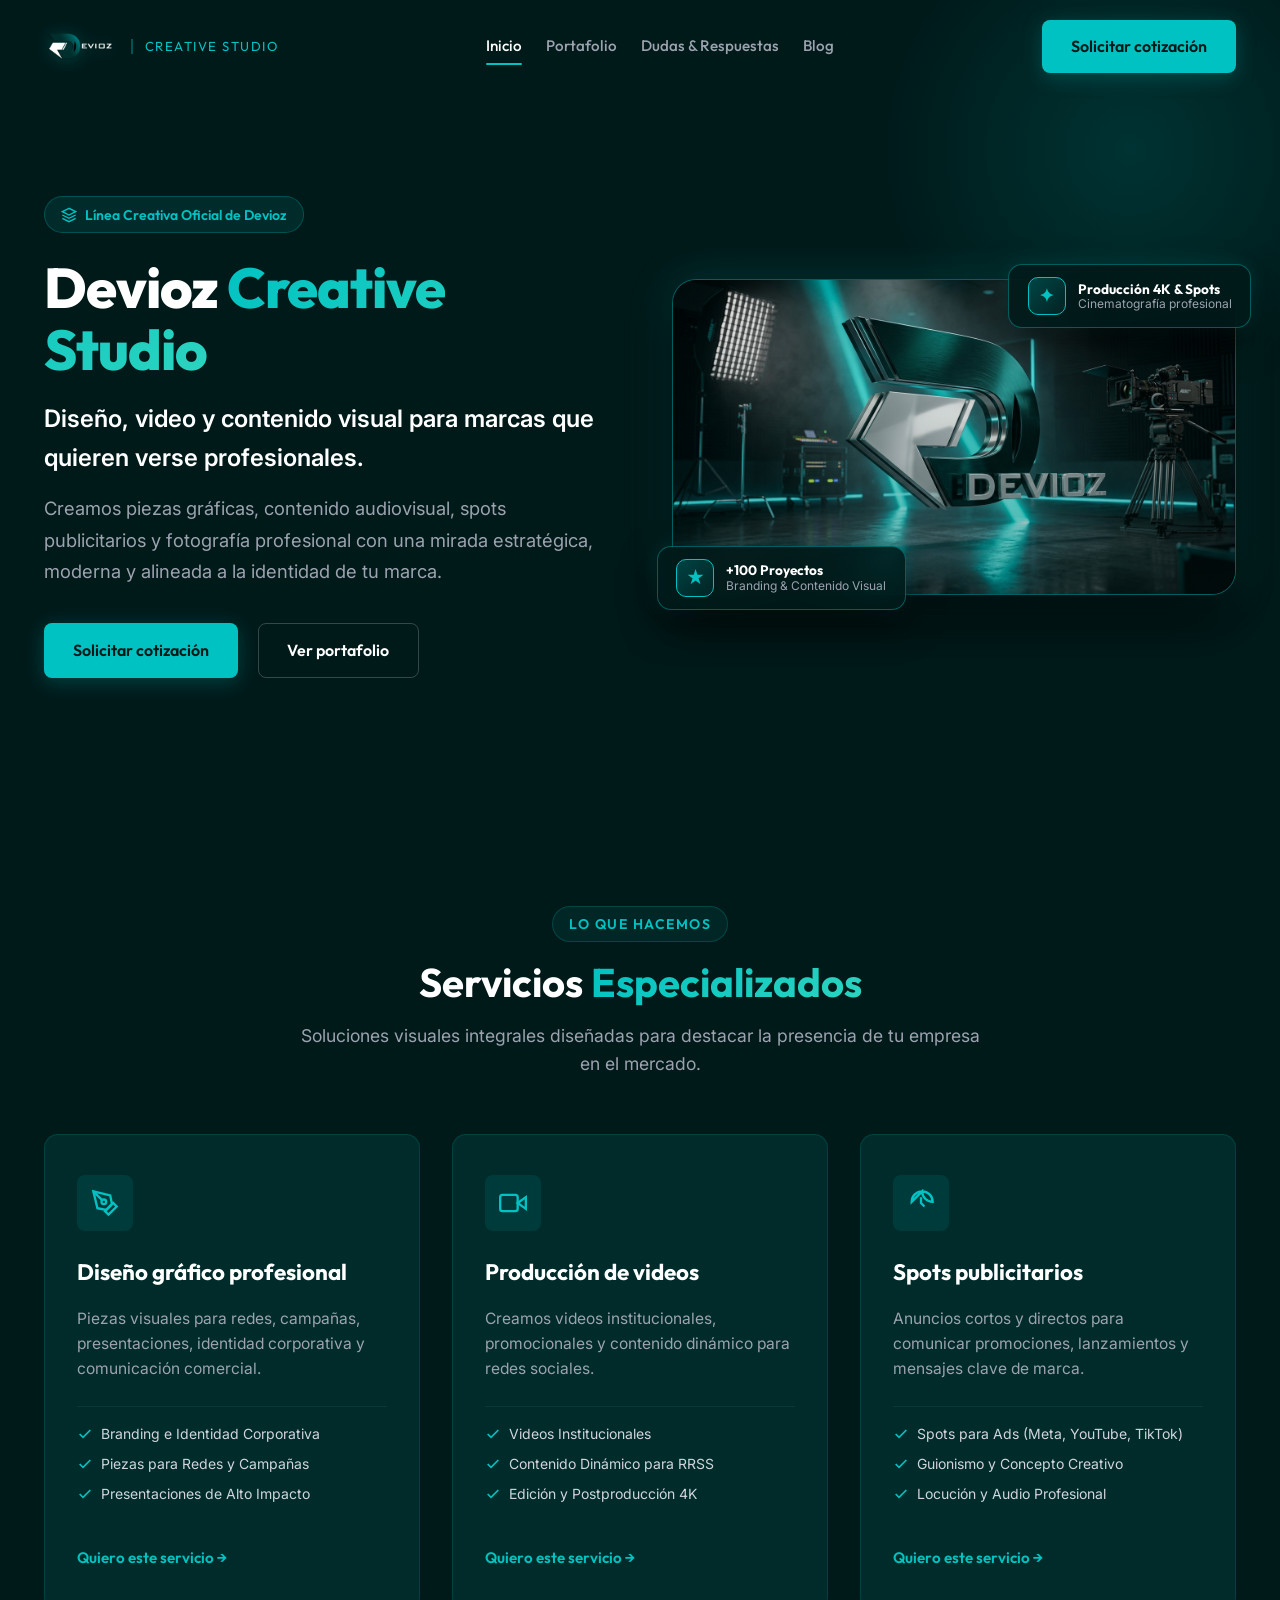
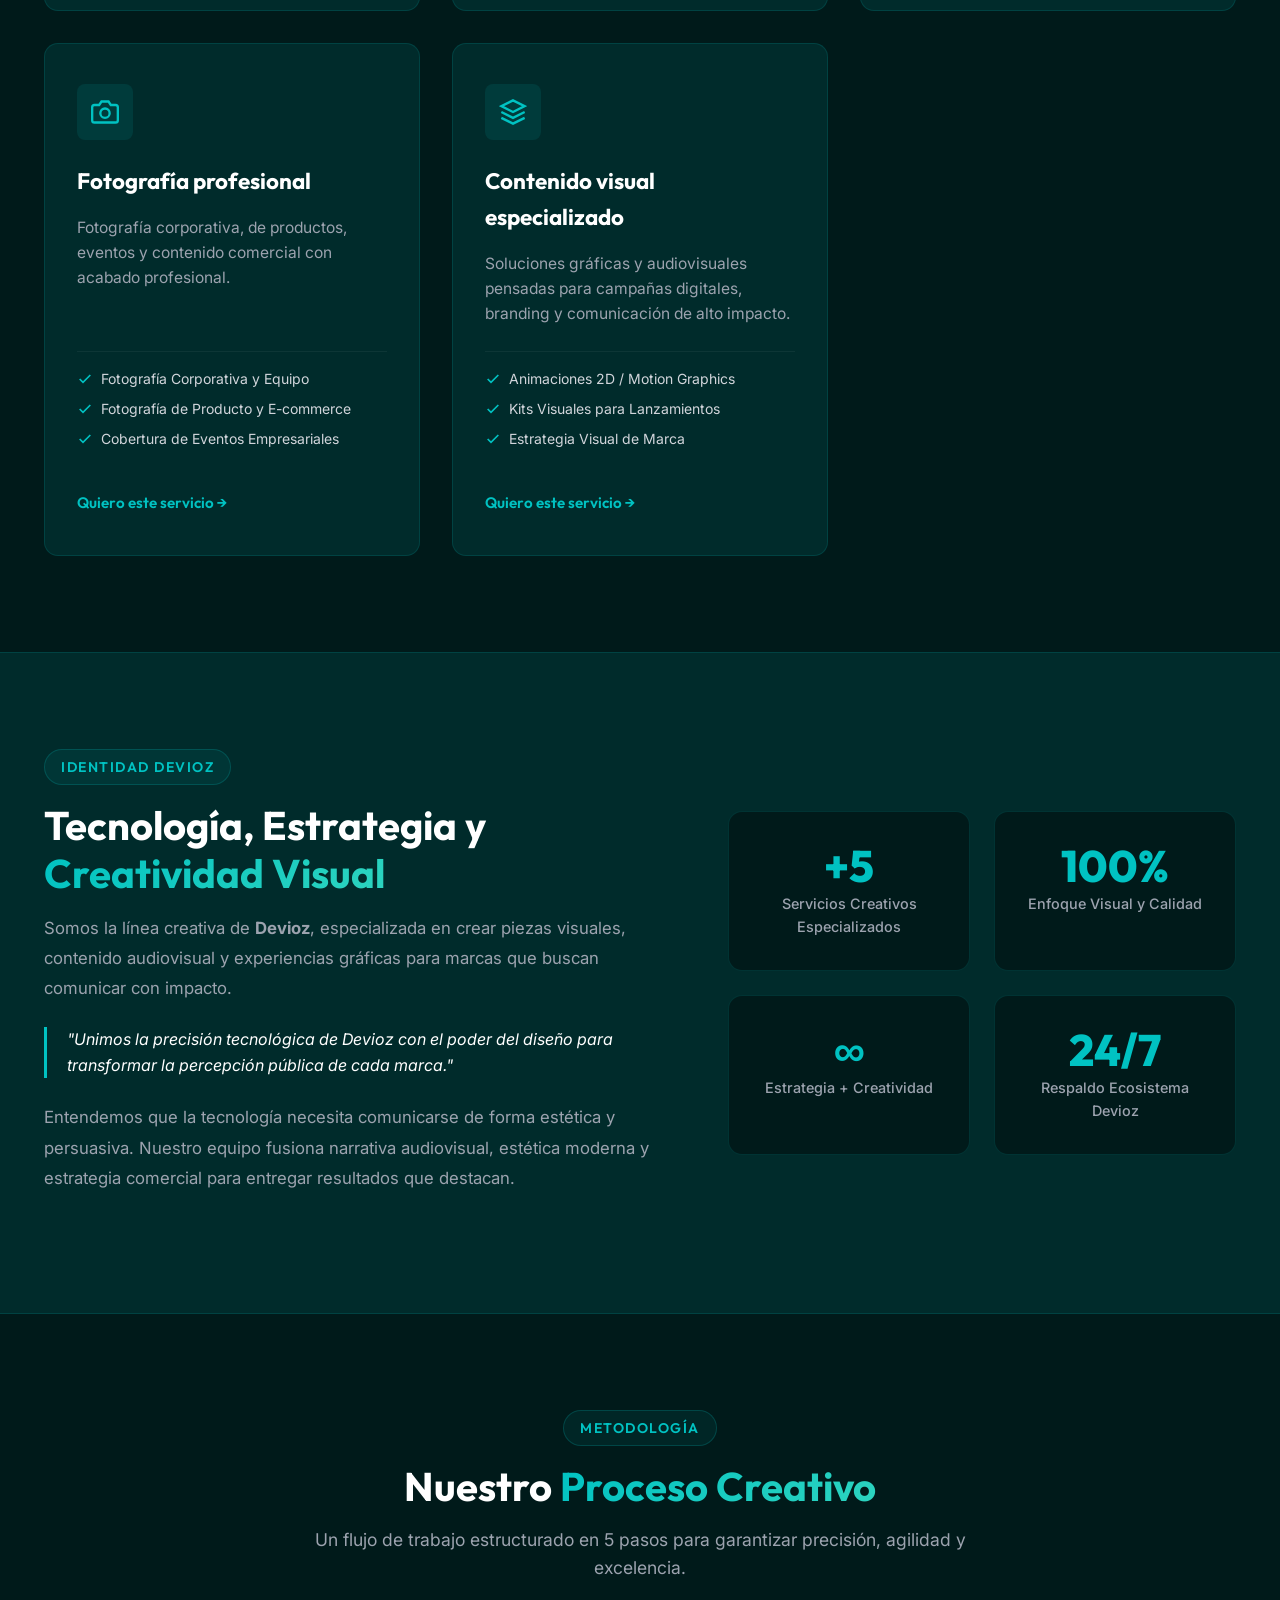
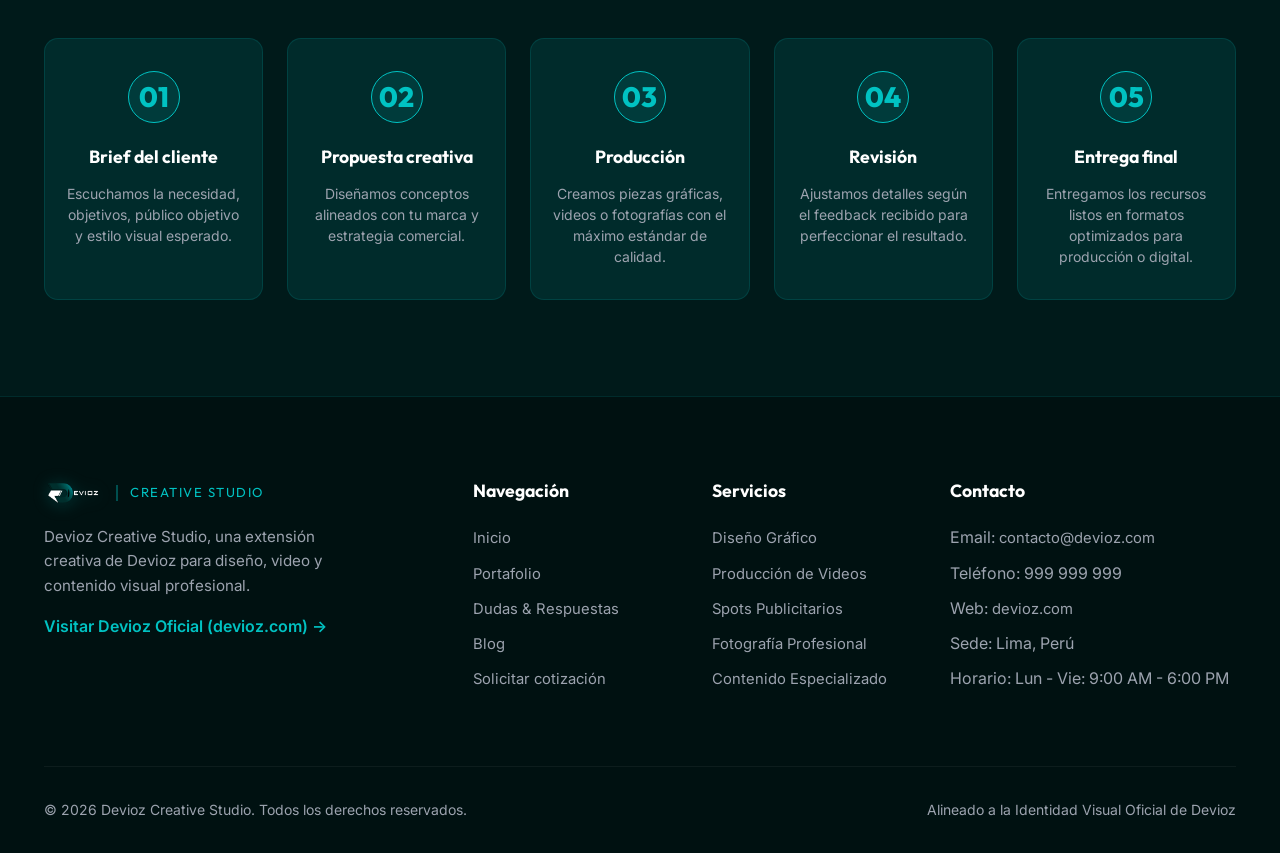
<file: frontend/index.html>
<!DOCTYPE html>
<html lang="es">
<head>
  <meta charset="UTF-8">
  <meta name="viewport" content="width=device-width, initial-scale=1.0">
  <title>Devioz Creative Studio - Diseño, Video y Contenido Visual</title>

  <!-- SEO Meta Tags -->
  <meta name="description" content="Devioz Creative Studio: Línea creativa de Devioz especializada en diseño gráfico, producción de video, spots publicitarios y fotografía profesional para empresas.">
  <meta name="author" content="Devioz Creative Studio">
  
  <!-- Favicon -->
  <link rel="icon" type="image/png" href="/frontend/assets/img/logo-devioz.png">
  <link rel="shortcut icon" type="image/png" href="/frontend/assets/img/logo-devioz.png">
  <link rel="apple-touch-icon" href="/frontend/assets/img/logo-devioz.png">

  <!-- Stylesheets -->
  <link rel="stylesheet" href="/frontend/assets/css/style.css">
</head>
<body>

  <!-- HEADER / NAVEGACIÓN -->
  <header class="header" id="header">
    <div class="container nav-container">
      <a href="/inicio" class="logo" id="main-logo" aria-label="Devioz Creative Studio Inicio">
        <img src="/frontend/assets/img/logo-devioz.png" alt="Devioz Logo" class="logo-img">
        <span class="logo-badge">Creative Studio</span>
      </a>

      <nav class="nav-menu" id="nav-menu">
        <a href="/inicio" class="nav-link active">Inicio</a>
        <a href="/portafolio" class="nav-link">Portafolio</a>
        <a href="/preguntas" class="nav-link">Dudas &amp; Respuestas</a>
        <a href="/blog" class="nav-link">Blog</a>
      </nav>

      <div class="nav-cta">
        <a href="/cotizacion" class="btn btn-primary" id="header-cta-btn">Solicitar cotización</a>
      </div>

      <button class="mobile-toggle" id="mobile-toggle" aria-label="Abrir menú de navegación" aria-expanded="false">
        &#9776;
      </button>
    </div>
  </header>

  <main>
    <!-- HERO PRINCIPAL -->
    <section class="hero" id="inicio">
      <div class="hero-glow"></div>
      <div class="container hero-grid">
        <div class="hero-content">
          <div class="hero-tag">
            <svg width="16" height="16" viewBox="0 0 24 24" fill="none" stroke="currentColor" stroke-width="2">
              <path d="M12 2L2 7l10 5 10-5-10-5zM2 17l10 5 10-5M2 12l10 5 10-5"/>
            </svg>
            Línea Creativa Oficial de Devioz
          </div>
          <h1 class="hero-title">
            Devioz <span>Creative Studio</span>
          </h1>
          <h2 class="hero-subtitle hero-subtitle-lead">
            Diseño, video y contenido visual para marcas que quieren verse profesionales.
          </h2>
          <p class="hero-description">
            Creamos piezas gráficas, contenido audiovisual, spots publicitarios y fotografía profesional con una mirada estratégica, moderna y alineada a la identidad de tu marca.
          </p>
          <div class="hero-buttons">
            <a href="/cotizacion" class="btn btn-primary" id="hero-quote-btn">Solicitar cotización</a>
            <a href="/portafolio" class="btn btn-secondary" id="hero-portfolio-btn">Ver portafolio</a>
          </div>
        </div>

        <div class="hero-visual">
          <div class="hero-card-preview">
            <img src="/frontend/assets/img/hero-devioz-studio.jpg" alt="Devioz Creative Studio - Producción Audiovisual, Spots y Diseño" width="1280" height="720" loading="eager" onerror="this.onerror=null; this.src='/frontend/assets/img/hero-creative-studio.svg';">
            <div class="hero-overlay-gradient"></div>
          </div>

          <div class="hero-floating-badge badge-top">
            <div class="badge-icon">✦</div>
            <div class="badge-text">
              <span class="badge-title">Producción 4K &amp; Spots</span>
              <span class="badge-sub">Cinematografía profesional</span>
            </div>
          </div>

          <div class="hero-floating-badge badge-bottom">
            <div class="badge-icon">★</div>
            <div class="badge-text">
              <span class="badge-title">+100 Proyectos</span>
              <span class="badge-sub">Branding &amp; Contenido Visual</span>
            </div>
          </div>
        </div>
      </div>
    </section>

    <!-- SECCIÓN SERVICIOS -->
    <section class="section" id="servicios">
      <div class="container">
        <div class="section-header">
          <span class="section-tag">Lo Que Hacemos</span>
          <h2 class="section-title">Servicios <span>Especializados</span></h2>
          <p class="section-subtitle">Soluciones visuales integrales diseñadas para destacar la presencia de tu empresa en el mercado.</p>
        </div>

        <div class="services-grid">
          <!-- Servicio 1 -->
          <article class="service-card" id="service-card-1">
            <div class="service-icon">
              <svg width="28" height="28" viewBox="0 0 24 24" fill="none" stroke="currentColor" stroke-width="2">
                <path d="M12 19l7-7 3 3-7 7-3-3z"/>
                <path d="M18 13l-1.5-7.5L2 2l3.5 14.5L13 18l5-5z"/>
                <path d="M2 2l7.586 7.586"/>
                <circle cx="11" cy="11" r="2"/>
              </svg>
            </div>
            <h3 class="service-title">Diseño gráfico profesional</h3>
            <p class="service-description">
              Piezas visuales para redes, campañas, presentaciones, identidad corporativa y comunicación comercial.
            </p>
            <ul class="service-benefits">
              <li>
                <svg width="16" height="16" viewBox="0 0 24 24" fill="none" stroke="currentColor" stroke-width="2.5"><polyline points="20 6 9 17 4 12"/></svg>
                Branding e Identidad Corporativa
              </li>
              <li>
                <svg width="16" height="16" viewBox="0 0 24 24" fill="none" stroke="currentColor" stroke-width="2.5"><polyline points="20 6 9 17 4 12"/></svg>
                Piezas para Redes y Campañas
              </li>
              <li>
                <svg width="16" height="16" viewBox="0 0 24 24" fill="none" stroke="currentColor" stroke-width="2.5"><polyline points="20 6 9 17 4 12"/></svg>
                Presentaciones de Alto Impacto
              </li>
            </ul>
            <a href="/cotizacion?servicio=diseno-grafico" class="service-action">
              Quiero este servicio &rarr;
            </a>
          </article>

          <!-- Servicio 2 -->
          <article class="service-card" id="service-card-2">
            <div class="service-icon">
              <svg width="28" height="28" viewBox="0 0 24 24" fill="none" stroke="currentColor" stroke-width="2">
                <polygon points="23 7 16 12 23 17 23 7"/>
                <rect x="1" y="5" width="15" height="14" rx="2" ry="2"/>
              </svg>
            </div>
            <h3 class="service-title">Producción de videos</h3>
            <p class="service-description">
              Creamos videos institucionales, promocionales y contenido dinámico para redes sociales.
            </p>
            <ul class="service-benefits">
              <li>
                <svg width="16" height="16" viewBox="0 0 24 24" fill="none" stroke="currentColor" stroke-width="2.5"><polyline points="20 6 9 17 4 12"/></svg>
                Videos Institucionales
              </li>
              <li>
                <svg width="16" height="16" viewBox="0 0 24 24" fill="none" stroke="currentColor" stroke-width="2.5"><polyline points="20 6 9 17 4 12"/></svg>
                Contenido Dinámico para RRSS
              </li>
              <li>
                <svg width="16" height="16" viewBox="0 0 24 24" fill="none" stroke="currentColor" stroke-width="2.5"><polyline points="20 6 9 17 4 12"/></svg>
                Edición y Postproducción 4K
              </li>
            </ul>
            <a href="/cotizacion?servicio=produccion-videos" class="service-action">
              Quiero este servicio &rarr;
            </a>
          </article>

          <!-- Servicio 3 -->
          <article class="service-card" id="service-card-3">
            <div class="service-icon">
              <svg width="28" height="28" viewBox="0 0 24 24" fill="none" stroke="currentColor" stroke-width="2">
                <path d="M4 11a9 9 0 0 1 9-9 9 9 0 0 1 9 9 9 9 0 0 1-9-9z"/>
                <path d="M12 7v5l3 3"/>
              </svg>
            </div>
            <h3 class="service-title">Spots publicitarios</h3>
            <p class="service-description">
              Anuncios cortos y directos para comunicar promociones, lanzamientos y mensajes clave de marca.
            </p>
            <ul class="service-benefits">
              <li>
                <svg width="16" height="16" viewBox="0 0 24 24" fill="none" stroke="currentColor" stroke-width="2.5"><polyline points="20 6 9 17 4 12"/></svg>
                Spots para Ads (Meta, YouTube, TikTok)
              </li>
              <li>
                <svg width="16" height="16" viewBox="0 0 24 24" fill="none" stroke="currentColor" stroke-width="2.5"><polyline points="20 6 9 17 4 12"/></svg>
                Guionismo y Concepto Creativo
              </li>
              <li>
                <svg width="16" height="16" viewBox="0 0 24 24" fill="none" stroke="currentColor" stroke-width="2.5"><polyline points="20 6 9 17 4 12"/></svg>
                Locución y Audio Profesional
              </li>
            </ul>
            <a href="/cotizacion?servicio=spots-publicitarios" class="service-action">
              Quiero este servicio &rarr;
            </a>
          </article>

          <!-- Servicio 4 -->
          <article class="service-card" id="service-card-4">
            <div class="service-icon">
              <svg width="28" height="28" viewBox="0 0 24 24" fill="none" stroke="currentColor" stroke-width="2">
                <path d="M23 19a2 2 0 0 1-2 2H3a2 2 0 0 1-2-2V8a2 2 0 0 1 2-2h4l2-3h6l2 3h4a2 2 0 0 1 2 2z"/>
                <circle cx="12" cy="13" r="4"/>
              </svg>
            </div>
            <h3 class="service-title">Fotografía profesional</h3>
            <p class="service-description">
              Fotografía corporativa, de productos, eventos y contenido comercial con acabado profesional.
            </p>
            <ul class="service-benefits">
              <li>
                <svg width="16" height="16" viewBox="0 0 24 24" fill="none" stroke="currentColor" stroke-width="2.5"><polyline points="20 6 9 17 4 12"/></svg>
                Fotografía Corporativa y Equipo
              </li>
              <li>
                <svg width="16" height="16" viewBox="0 0 24 24" fill="none" stroke="currentColor" stroke-width="2.5"><polyline points="20 6 9 17 4 12"/></svg>
                Fotografía de Producto y E-commerce
              </li>
              <li>
                <svg width="16" height="16" viewBox="0 0 24 24" fill="none" stroke="currentColor" stroke-width="2.5"><polyline points="20 6 9 17 4 12"/></svg>
                Cobertura de Eventos Empresariales
              </li>
            </ul>
            <a href="/cotizacion?servicio=fotografia-profesional" class="service-action">
              Quiero este servicio &rarr;
            </a>
          </article>

          <!-- Servicio 5 -->
          <article class="service-card" id="service-card-5">
            <div class="service-icon">
              <svg width="28" height="28" viewBox="0 0 24 24" fill="none" stroke="currentColor" stroke-width="2">
                <polygon points="12 2 2 7 12 12 22 7 12 2"/>
                <polyline points="2 17 12 22 22 17"/>
                <polyline points="2 12 12 17 22 12"/>
              </svg>
            </div>
            <h3 class="service-title">Contenido visual especializado</h3>
            <p class="service-description">
              Soluciones gráficas y audiovisuales pensadas para campañas digitales, branding y comunicación de alto impacto.
            </p>
            <ul class="service-benefits">
              <li>
                <svg width="16" height="16" viewBox="0 0 24 24" fill="none" stroke="currentColor" stroke-width="2.5"><polyline points="20 6 9 17 4 12"/></svg>
                Animaciones 2D / Motion Graphics
              </li>
              <li>
                <svg width="16" height="16" viewBox="0 0 24 24" fill="none" stroke="currentColor" stroke-width="2.5"><polyline points="20 6 9 17 4 12"/></svg>
                Kits Visuales para Lanzamientos
              </li>
              <li>
                <svg width="16" height="16" viewBox="0 0 24 24" fill="none" stroke="currentColor" stroke-width="2.5"><polyline points="20 6 9 17 4 12"/></svg>
                Estrategia Visual de Marca
              </li>
            </ul>
            <a href="/cotizacion?servicio=contenido-especializado" class="service-action">
              Quiero este servicio &rarr;
            </a>
          </article>
        </div>
      </div>
    </section>

    <!-- SECCIÓN NOSOTROS -->
    <section class="section about" id="nosotros">
      <div class="container about-grid">
        <div class="about-text">
          <span class="section-tag">Identidad Devioz</span>
          <h2 class="section-title">Tecnología, Estrategia y <span>Creatividad Visual</span></h2>
          <p>
            Somos la línea creativa de <strong>Devioz</strong>, especializada en crear piezas visuales, contenido audiovisual y experiencias gráficas para marcas que buscan comunicar con impacto.
          </p>
          <div class="about-highlight">
            "Unimos la precisión tecnológica de Devioz con el poder del diseño para transformar la percepción pública de cada marca."
          </div>
          <p>
            Entendemos que la tecnología necesita comunicarse de forma estética y persuasiva. Nuestro equipo fusiona narrativa audiovisual, estética moderna y estrategia comercial para entregar resultados que destacan.
          </p>
        </div>

        <div class="stats-grid">
          <div class="stat-card">
            <div class="stat-number">+5</div>
            <div class="stat-label">Servicios Creativos Especializados</div>
          </div>
          <div class="stat-card">
            <div class="stat-number">100%</div>
            <div class="stat-label">Enfoque Visual y Calidad</div>
          </div>
          <div class="stat-card">
            <div class="stat-number">&infin;</div>
            <div class="stat-label">Estrategia + Creatividad</div>
          </div>
          <div class="stat-card">
            <div class="stat-number">24/7</div>
            <div class="stat-label">Respaldo Ecosistema Devioz</div>
          </div>
        </div>
      </div>
    </section>

    <!-- SECCIÓN PROCESO DE TRABAJO -->
    <section class="section" id="proceso">
      <div class="container">
        <div class="section-header">
          <span class="section-tag">Metodología</span>
          <h2 class="section-title">Nuestro <span>Proceso Creativo</span></h2>
          <p class="section-subtitle">Un flujo de trabajo estructurado en 5 pasos para garantizar precisión, agilidad y excelencia.</p>
        </div>

        <div class="process-steps">
          <!-- Paso 1 -->
          <article class="process-step" id="step-1">
            <div class="step-num">01</div>
            <h3 class="step-title">Brief del cliente</h3>
            <p class="step-description">Escuchamos la necesidad, objetivos, público objetivo y estilo visual esperado.</p>
          </article>

          <!-- Paso 2 -->
          <article class="process-step" id="step-2">
            <div class="step-num">02</div>
            <h3 class="step-title">Propuesta creativa</h3>
            <p class="step-description">Diseñamos conceptos alineados con tu marca y estrategia comercial.</p>
          </article>

          <!-- Paso 3 -->
          <article class="process-step" id="step-3">
            <div class="step-num">03</div>
            <h3 class="step-title">Producción</h3>
            <p class="step-description">Creamos piezas gráficas, videos o fotografías con el máximo estándar de calidad.</p>
          </article>

          <!-- Paso 4 -->
          <article class="process-step" id="step-4">
            <div class="step-num">04</div>
            <h3 class="step-title">Revisión</h3>
            <p class="step-description">Ajustamos detalles según el feedback recibido para perfeccionar el resultado.</p>
          </article>

          <!-- Paso 5 -->
          <article class="process-step" id="step-5">
            <div class="step-num">05</div>
            <h3 class="step-title">Entrega final</h3>
            <p class="step-description">Entregamos los recursos listos en formatos optimizados para producción o digital.</p>
          </article>
        </div>
      </div>
    </section>

  </main>

  <!-- FOOTER -->
  <footer class="footer">
    <div class="container">
      <div class="footer-grid">
        <div class="footer-about">
          <a href="/inicio" class="logo">
            <img src="/frontend/assets/img/logo-devioz.png" alt="Devioz Logo" class="logo-img" style="height: 32px;">
            <span class="logo-badge">Creative Studio</span>
          </a>
          <p>
            Devioz Creative Studio, una extensión creativa de Devioz para diseño, video y contenido visual profesional.
          </p>
          <a href="https://devioz.com/" target="_blank" rel="noopener noreferrer" class="footer-external" id="footer-external-link">
            Visitar Devioz Oficial (devioz.com) &rarr;
          </a>
        </div>

        <div>
          <h4 class="footer-title">Navegación</h4>
          <ul class="footer-links">
            <li><a href="/inicio">Inicio</a></li>
            <li><a href="/portafolio">Portafolio</a></li>
            <li><a href="/preguntas">Dudas &amp; Respuestas</a></li>
            <li><a href="/blog">Blog</a></li>
            <li><a href="/cotizacion">Solicitar cotización</a></li>
          </ul>
        </div>

        <div>
          <h4 class="footer-title">Servicios</h4>
          <ul class="footer-links">
            <li><a href="/cotizacion?servicio=diseno-grafico">Diseño Gráfico</a></li>
            <li><a href="/cotizacion?servicio=produccion-videos">Producción de Videos</a></li>
            <li><a href="/cotizacion?servicio=spots-publicitarios">Spots Publicitarios</a></li>
            <li><a href="/cotizacion?servicio=fotografia-profesional">Fotografía Profesional</a></li>
            <li><a href="/cotizacion?servicio=contenido-especializado">Contenido Especializado</a></li>
          </ul>
        </div>

        <div>
          <h4 class="footer-title">Contacto</h4>
          <ul class="footer-links">
            <li class="footer-contact-item">Email: <a href="mailto:contacto@devioz.com" id="footer-email" style="color: inherit; text-decoration: none;">contacto@devioz.com</a></li>
            <li class="footer-contact-item">Teléfono: <span id="footer-telefono">999 999 999</span></li>
            <li class="footer-contact-item">Web: <a href="https://devioz.com/" target="_blank" rel="noopener noreferrer" id="footer-web" style="color: inherit; text-decoration: none;">devioz.com</a></li>
            <li class="footer-contact-item">Sede: <span id="footer-sede">Lima, Perú</span></li>
            <li class="footer-contact-item" id="footer-horario-row">Horario: <span id="footer-horario">Lun - Vie: 9:00 AM - 6:00 PM</span></li>
          </ul>
        </div>
      </div>

      <div class="footer-bottom">
        <p>&copy; 2026 Devioz Creative Studio. Todos los derechos reservados.</p>
        <p>Alineado a la Identidad Visual Oficial de Devioz</p>
      </div>
    </div>
  </footer>

  <!-- Scripts -->
  <script src="/frontend/assets/js/main.js"></script>
</body>
</html>
</file>
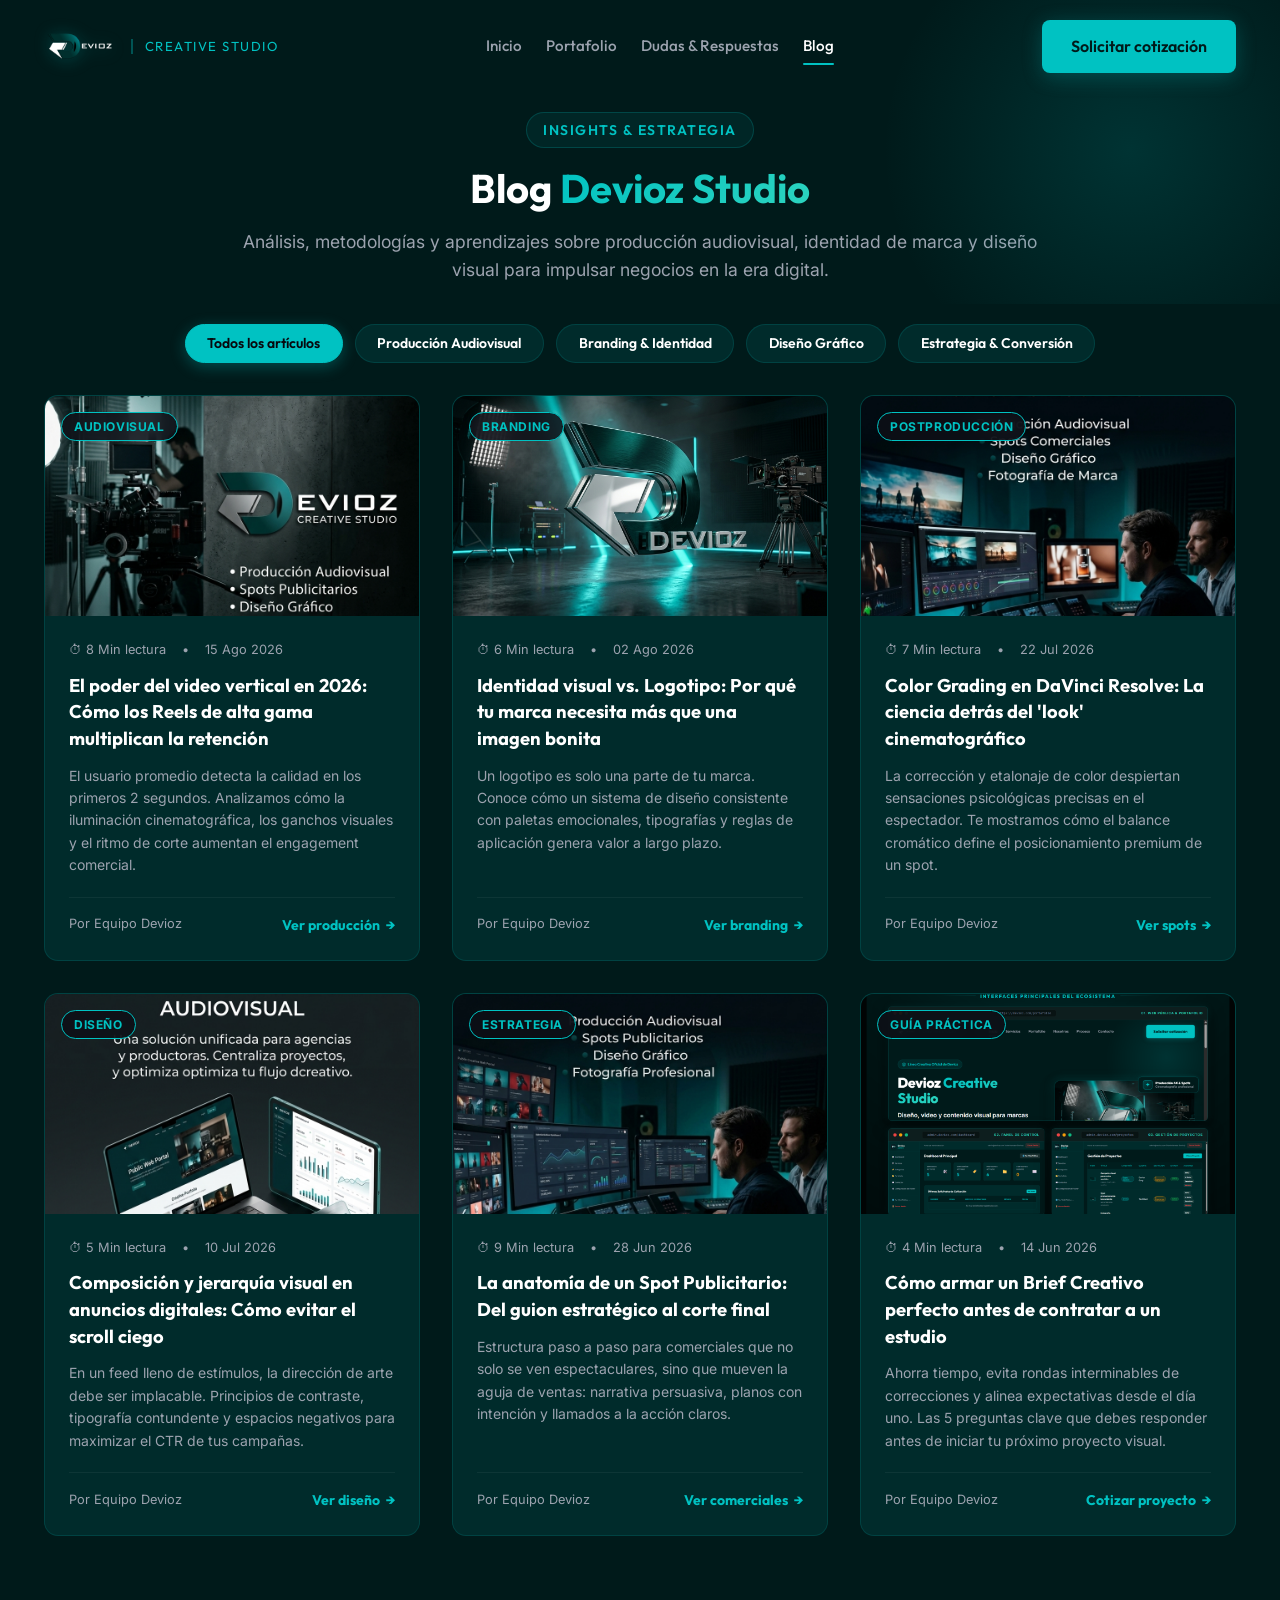
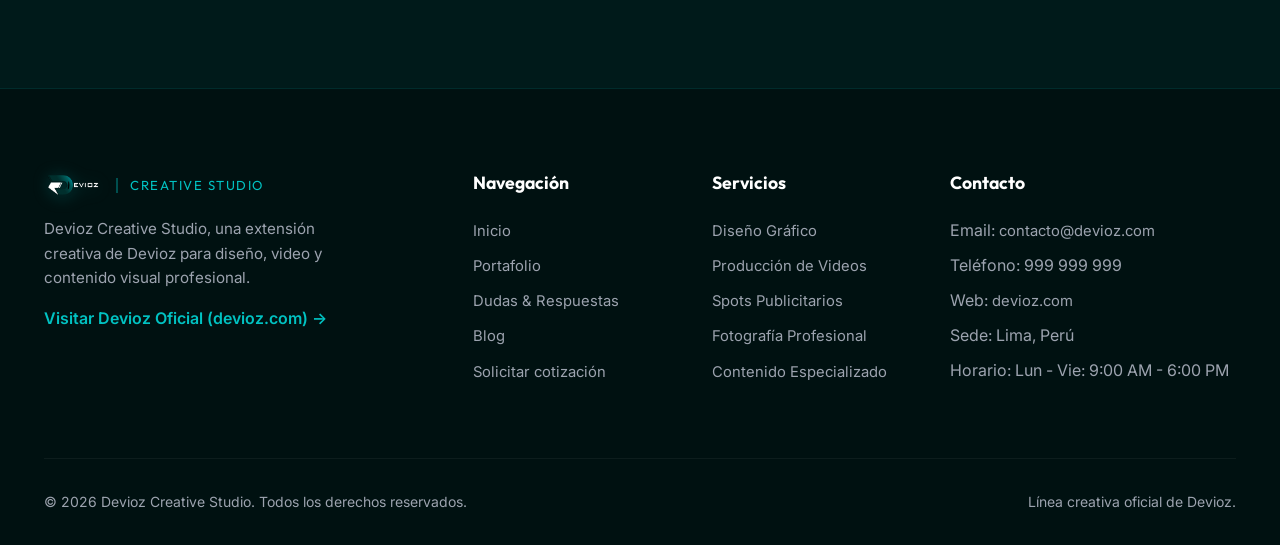
<file: frontend/blog.html>
<!DOCTYPE html>
<html lang="es">
<head>
  <meta charset="UTF-8">
  <meta name="viewport" content="width=device-width, initial-scale=1.0">
  <title>Blog & Insights - Devioz Creative Studio</title>
  <meta name="description" content="Artículos, tendencias y recursos sobre producción de video, diseño gráfico, branding y estrategia visual por el equipo de Devioz Creative Studio.">
  <meta name="robots" content="index, follow">

  <!-- Open Graph -->
  <meta property="og:title" content="Blog & Insights - Devioz Creative Studio">
  <meta property="og:description" content="Estrategias, análisis y tendencias visuales para potenciar tu marca.">
  <meta property="og:image" content="/frontend/assets/img/hero-devioz-studio.jpg">
  <meta property="og:type" content="website">

  <!-- Favicon -->
  <link rel="icon" type="image/png" href="/frontend/assets/img/logo-devioz.png">

  <!-- Google Fonts: Syne & Inter -->
  <link rel="preconnect" href="https://fonts.googleapis.com">
  <link rel="preconnect" href="https://fonts.gstatic.com" crossorigin>
  <link href="https://fonts.googleapis.com/css2?family=Inter:wght@300;400;500;600;700&family=Syne:wght@700;800&display=swap" rel="stylesheet">

  <!-- CSS Principal -->
  <link rel="stylesheet" href="/frontend/assets/css/style.css">
</head>
<body>

  <!-- HEADER / NAVEGACIÓN -->
  <header class="header" id="header">
    <div class="container nav-container">
      <a href="/inicio" class="logo" id="main-logo" aria-label="Devioz Creative Studio Inicio">
        <img src="/frontend/assets/img/logo-devioz.png" alt="Devioz Logo" class="logo-img">
        <span class="logo-badge">Creative Studio</span>
      </a>

      <nav class="nav-menu" id="nav-menu">
        <a href="/inicio" class="nav-link">Inicio</a>
        <a href="/portafolio" class="nav-link">Portafolio</a>
        <a href="/preguntas" class="nav-link">Dudas &amp; Respuestas</a>
        <a href="/blog" class="nav-link active">Blog</a>
      </nav>

      <div class="nav-cta">
        <a href="/cotizacion" class="btn btn-primary" id="header-cta-btn">Solicitar cotización</a>
      </div>

      <button class="mobile-toggle" id="mobile-toggle" aria-label="Abrir menú de navegación" aria-expanded="false">
        &#9776;
      </button>
    </div>
  </header>

  <main>
    <!-- CABECERA DE PÁGINA BLOG -->
    <section class="page-header-section">
      <div class="hero-glow"></div>
      <div class="container">
        <div class="section-header">
          <span class="section-tag">Insights &amp; Estrategia</span>
          <h1 class="section-title">Blog <span>Devioz Studio</span></h1>
          <p class="section-subtitle">
            Análisis, metodologías y aprendizajes sobre producción audiovisual, identidad de marca y diseño visual para impulsar negocios en la era digital.
          </p>
        </div>
      </div>
    </section>

    <!-- SECCIÓN DE ARTÍCULOS CON FILTROS -->
    <section class="blog-section">
      <div class="container">

        <!-- Barra de Filtros -->
        <div class="blog-filter-bar">
          <button type="button" class="blog-filter-btn active" data-category="all">Todos los artículos</button>
          <button type="button" class="blog-filter-btn" data-category="video">Producción Audiovisual</button>
          <button type="button" class="blog-filter-btn" data-category="branding">Branding &amp; Identidad</button>
          <button type="button" class="blog-filter-btn" data-category="diseno">Diseño Gráfico</button>
          <button type="button" class="blog-filter-btn" data-category="estrategia">Estrategia &amp; Conversión</button>
        </div>

        <!-- Grid de Artículos -->
        <div class="blog-grid" id="blogGrid">

          <!-- Artículo 1 -->
          <article class="blog-card" data-category="video">
            <div class="blog-thumb-wrap">
              <img src="/frontend/assets/img/flyer-devioz-rodaje.jpg" alt="Producción de video vertical en 4K" class="blog-thumb" loading="lazy">
              <span class="blog-tag-badge">Audiovisual</span>
            </div>
            <div class="blog-body">
              <div class="blog-meta">
                <span>⏱ 8 Min lectura</span>
                <span>•</span>
                <span>15 Ago 2026</span>
              </div>
              <h2 class="blog-title">El poder del video vertical en 2026: Cómo los Reels de alta gama multiplican la retención</h2>
              <p class="blog-excerpt">
                El usuario promedio detecta la calidad en los primeros 2 segundos. Analizamos cómo la iluminación cinematográfica, los ganchos visuales y el ritmo de corte aumentan el engagement comercial.
              </p>
              <div class="blog-footer">
                <span class="blog-author">Por Equipo Devioz</span>
                <a href="/cotizacion?servicio=produccion-videos" class="blog-read-more">Ver producción <span>&rarr;</span></a>
              </div>
            </div>
          </article>

          <!-- Artículo 2 -->
          <article class="blog-card" data-category="branding">
            <div class="blog-thumb-wrap">
              <img src="/frontend/assets/img/hero-devioz-studio.jpg" alt="Identidad de marca profesional" class="blog-thumb" loading="lazy">
              <span class="blog-tag-badge">Branding</span>
            </div>
            <div class="blog-body">
              <div class="blog-meta">
                <span>⏱ 6 Min lectura</span>
                <span>•</span>
                <span>02 Ago 2026</span>
              </div>
              <h2 class="blog-title">Identidad visual vs. Logotipo: Por qué tu marca necesita más que una imagen bonita</h2>
              <p class="blog-excerpt">
                Un logotipo es solo una parte de tu marca. Conoce cómo un sistema de diseño consistente con paletas emocionales, tipografías y reglas de aplicación genera valor a largo plazo.
              </p>
              <div class="blog-footer">
                <span class="blog-author">Por Equipo Devioz</span>
                <a href="/cotizacion?servicio=diseno-grafico" class="blog-read-more">Ver branding <span>&rarr;</span></a>
              </div>
            </div>
          </article>

          <!-- Artículo 3 -->
          <article class="blog-card" data-category="video">
            <div class="blog-thumb-wrap">
              <img src="/frontend/assets/img/flyer-devioz-postproduccion.jpg" alt="Postproducción y color grading" class="blog-thumb" loading="lazy">
              <span class="blog-tag-badge">Postproducción</span>
            </div>
            <div class="blog-body">
              <div class="blog-meta">
                <span>⏱ 7 Min lectura</span>
                <span>•</span>
                <span>22 Jul 2026</span>
              </div>
              <h2 class="blog-title">Color Grading en DaVinci Resolve: La ciencia detrás del 'look' cinematográfico</h2>
              <p class="blog-excerpt">
                La corrección y etalonaje de color despiertan sensaciones psicológicas precisas en el espectador. Te mostramos cómo el balance cromático define el posicionamiento premium de un spot.
              </p>
              <div class="blog-footer">
                <span class="blog-author">Por Equipo Devioz</span>
                <a href="/cotizacion?servicio=spots-publicitarios" class="blog-read-more">Ver spots <span>&rarr;</span></a>
              </div>
            </div>
          </article>

          <!-- Artículo 4 -->
          <article class="blog-card" data-category="diseno">
            <div class="blog-thumb-wrap">
              <img src="/frontend/assets/img/flyer-devioz-devices.jpg" alt="Diseño publicitario multiformato" class="blog-thumb" loading="lazy">
              <span class="blog-tag-badge">Diseño</span>
            </div>
            <div class="blog-body">
              <div class="blog-meta">
                <span>⏱ 5 Min lectura</span>
                <span>•</span>
                <span>10 Jul 2026</span>
              </div>
              <h2 class="blog-title">Composición y jerarquía visual en anuncios digitales: Cómo evitar el scroll ciego</h2>
              <p class="blog-excerpt">
                En un feed lleno de estímulos, la dirección de arte debe ser implacable. Principios de contraste, tipografía contundente y espacios negativos para maximizar el CTR de tus campañas.
              </p>
              <div class="blog-footer">
                <span class="blog-author">Por Equipo Devioz</span>
                <a href="/cotizacion?servicio=diseno-grafico" class="blog-read-more">Ver diseño <span>&rarr;</span></a>
              </div>
            </div>
          </article>

          <!-- Artículo 5 -->
          <article class="blog-card" data-category="estrategia">
            <div class="blog-thumb-wrap">
              <img src="/frontend/assets/img/flyer-devioz-pantallas.jpg" alt="Estrategia y producción de comerciales" class="blog-thumb" loading="lazy">
              <span class="blog-tag-badge">Estrategia</span>
            </div>
            <div class="blog-body">
              <div class="blog-meta">
                <span>⏱ 9 Min lectura</span>
                <span>•</span>
                <span>28 Jun 2026</span>
              </div>
              <h2 class="blog-title">La anatomía de un Spot Publicitario: Del guion estratégico al corte final</h2>
              <p class="blog-excerpt">
                Estructura paso a paso para comerciales que no solo se ven espectaculares, sino que mueven la aguja de ventas: narrativa persuasiva, planos con intención y llamados a la acción claros.
              </p>
              <div class="blog-footer">
                <span class="blog-author">Por Equipo Devioz</span>
                <a href="/cotizacion?servicio=spots-publicitarios" class="blog-read-more">Ver comerciales <span>&rarr;</span></a>
              </div>
            </div>
          </article>

          <!-- Artículo 6 -->
          <article class="blog-card" data-category="estrategia">
            <div class="blog-thumb-wrap">
              <img src="/frontend/assets/img/flyer-oficial-devioz.png" alt="Brief creativo profesional" class="blog-thumb" loading="lazy">
              <span class="blog-tag-badge">Guía Práctica</span>
            </div>
            <div class="blog-body">
              <div class="blog-meta">
                <span>⏱ 4 Min lectura</span>
                <span>•</span>
                <span>14 Jun 2026</span>
              </div>
              <h2 class="blog-title">Cómo armar un Brief Creativo perfecto antes de contratar a un estudio</h2>
              <p class="blog-excerpt">
                Ahorra tiempo, evita rondas interminables de correcciones y alinea expectativas desde el día uno. Las 5 preguntas clave que debes responder antes de iniciar tu próximo proyecto visual.
              </p>
              <div class="blog-footer">
                <span class="blog-author">Por Equipo Devioz</span>
                <a href="/cotizacion" class="blog-read-more">Cotizar proyecto <span>&rarr;</span></a>
              </div>
            </div>
          </article>

        </div>

      </div>
    </section>
  </main>

  <!-- FOOTER -->
  <footer class="footer">
    <div class="container">
      <div class="footer-grid">
        <div class="footer-about">
          <a href="/inicio" class="logo">
            <img src="/frontend/assets/img/logo-devioz.png" alt="Devioz Logo" class="logo-img" style="height: 32px;">
            <span class="logo-badge">Creative Studio</span>
          </a>
          <p>
            Devioz Creative Studio, una extensión creativa de Devioz para diseño, video y contenido visual profesional.
          </p>
          <a href="https://devioz.com/" target="_blank" rel="noopener noreferrer" class="footer-external" id="footer-external-link">
            Visitar Devioz Oficial (devioz.com) &rarr;
          </a>
        </div>

        <div>
          <h4 class="footer-title">Navegación</h4>
          <ul class="footer-links">
            <li><a href="/inicio">Inicio</a></li>
            <li><a href="/portafolio">Portafolio</a></li>
            <li><a href="/preguntas">Dudas &amp; Respuestas</a></li>
            <li><a href="/blog">Blog</a></li>
            <li><a href="/cotizacion">Solicitar cotización</a></li>
          </ul>
        </div>

        <div>
          <h4 class="footer-title">Servicios</h4>
          <ul class="footer-links">
            <li><a href="/cotizacion?servicio=diseno-grafico">Diseño Gráfico</a></li>
            <li><a href="/cotizacion?servicio=produccion-videos">Producción de Videos</a></li>
            <li><a href="/cotizacion?servicio=spots-publicitarios">Spots Publicitarios</a></li>
            <li><a href="/cotizacion?servicio=fotografia-profesional">Fotografía Profesional</a></li>
            <li><a href="/cotizacion?servicio=contenido-especializado">Contenido Especializado</a></li>
          </ul>
        </div>

        <div>
          <h4 class="footer-title">Contacto</h4>
          <ul class="footer-links">
            <li class="footer-contact-item">Email: <a href="mailto:contacto@devioz.com" id="footer-email" style="color: inherit; text-decoration: none;">contacto@devioz.com</a></li>
            <li class="footer-contact-item">Teléfono: <span id="footer-telefono">999 999 999</span></li>
            <li class="footer-contact-item">Web: <a href="https://devioz.com/" target="_blank" rel="noopener noreferrer" id="footer-web" style="color: inherit; text-decoration: none;">devioz.com</a></li>
            <li class="footer-contact-item">Sede: <span id="footer-sede">Lima, Perú</span></li>
            <li class="footer-contact-item" id="footer-horario-row">Horario: <span id="footer-horario">Lun - Vie: 9:00 AM - 6:00 PM</span></li>
          </ul>
        </div>
      </div>

      <div class="footer-bottom">
        <p>&copy; 2026 Devioz Creative Studio. Todos los derechos reservados.</p>
        <p class="footer-privacy">Línea creativa oficial de <a href="https://devioz.com/" target="_blank" rel="noopener noreferrer" style="color: inherit;">Devioz</a>.</p>
      </div>
    </div>
  </footer>

  <!-- Script Principal -->
  <script src="/frontend/assets/js/main.js"></script>
</body>
</html>
</file>
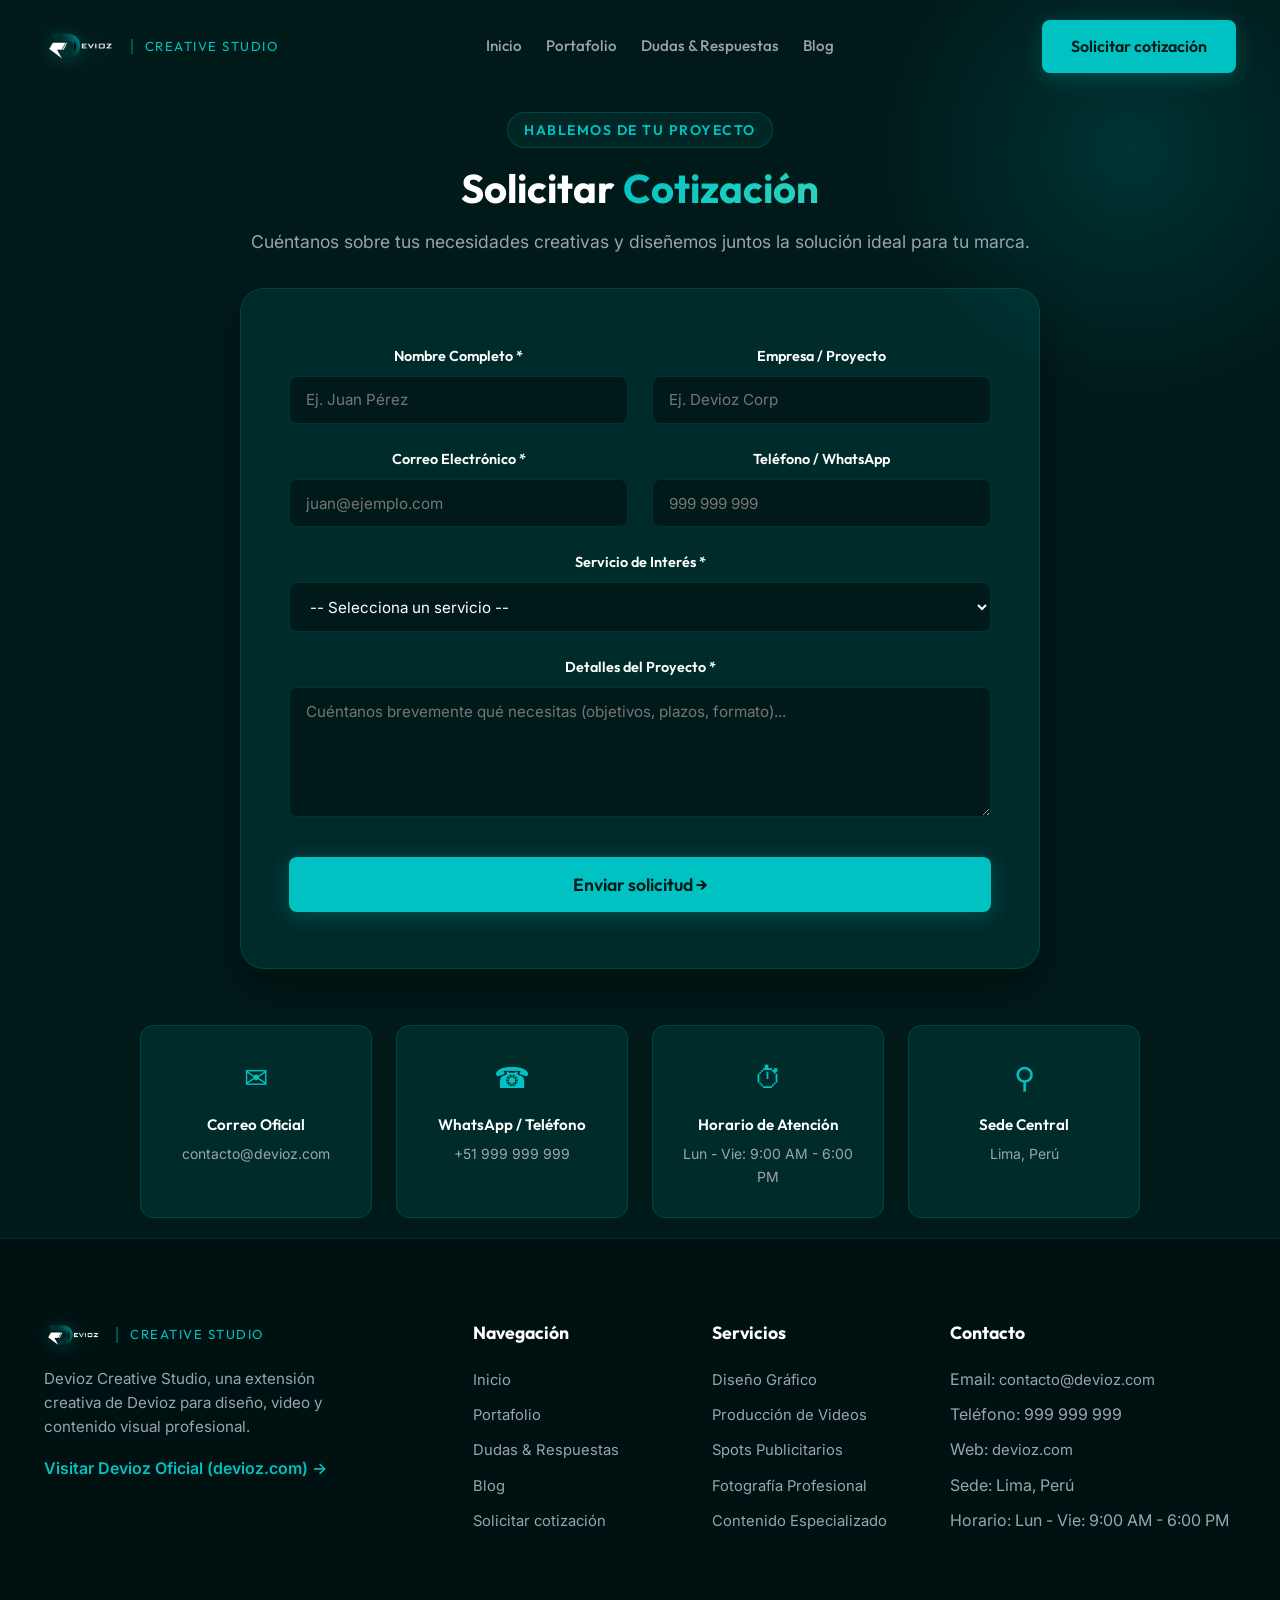
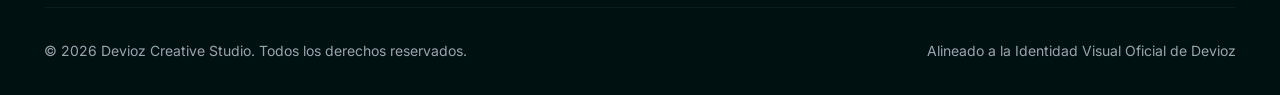
<file: frontend/cotizacion.html>
<!DOCTYPE html>
<html lang="es">
<head>
  <meta charset="UTF-8">
  <meta name="viewport" content="width=device-width, initial-scale=1.0">
  <title>Solicitar Cotización - Devioz Creative Studio</title>

  <!-- SEO Meta Tags -->
  <meta name="description" content="Solicita una cotización personalizada para diseño gráfico, producción audiovisual, spots publicitarios o fotografía con Devioz Creative Studio.">
  <meta name="author" content="Devioz Creative Studio">
  
  <!-- Favicon -->
  <link rel="icon" type="image/png" href="/frontend/assets/img/logo-devioz.png">
  <link rel="shortcut icon" type="image/png" href="/frontend/assets/img/logo-devioz.png">
  <link rel="apple-touch-icon" href="/frontend/assets/img/logo-devioz.png">

  <!-- Stylesheets -->
  <link rel="stylesheet" href="/frontend/assets/css/style.css">
</head>
<body>

  <!-- HEADER / NAVEGACIÓN -->
  <header class="header" id="header">
    <div class="container nav-container">
      <a href="/inicio" class="logo" id="main-logo" aria-label="Devioz Creative Studio Inicio">
        <img src="/frontend/assets/img/logo-devioz.png" alt="Devioz Logo" class="logo-img">
        <span class="logo-badge">Creative Studio</span>
      </a>

      <nav class="nav-menu" id="nav-menu">
        <a href="/inicio" class="nav-link">Inicio</a>
        <a href="/portafolio" class="nav-link">Portafolio</a>
        <a href="/preguntas" class="nav-link">Dudas &amp; Respuestas</a>
        <a href="/blog" class="nav-link">Blog</a>
      </nav>

      <div class="nav-cta">
        <a href="/cotizacion" class="btn btn-primary" id="header-cta-btn">Solicitar cotización</a>
      </div>

      <button class="mobile-toggle" id="mobile-toggle" aria-label="Abrir menú de navegación" aria-expanded="false">
        &#9776;
      </button>
    </div>
  </header>

  <main>
    <!-- CABECERA DE PÁGINA COTIZACIÓN -->
    <section class="page-header-section">
      <div class="hero-glow"></div>
      <div class="container">
        <div class="section-header">
          <span class="section-tag">Hablemos de tu Proyecto</span>
          <h1 class="section-title">Solicitar <span>Cotización</span></h1>
          <p class="section-subtitle">Cuéntanos sobre tus necesidades creativas y diseñemos juntos la solución ideal para tu marca.</p>
        </div>

        <div class="contact-wrapper">
          <form id="contactForm" novalidate>
            <div class="form-grid">
              <div class="form-group">
                <label for="nombre">Nombre Completo *</label>
                <input type="text" id="nombre" name="nombre" class="form-control" placeholder="Ej. Juan Pérez" required>
              </div>

              <div class="form-group">
                <label for="empresa">Empresa / Proyecto</label>
                <input type="text" id="empresa" name="empresa" class="form-control" placeholder="Ej. Devioz Corp">
              </div>

              <div class="form-group">
                <label for="email">Correo Electrónico *</label>
                <input type="email" id="email" name="email" class="form-control" placeholder="juan@ejemplo.com" required>
              </div>

              <div class="form-group">
                <label for="telefono">Teléfono / WhatsApp</label>
                <input type="tel" id="telefono" name="telefono" class="form-control" placeholder="999 999 999" maxlength="9" inputmode="numeric" autocomplete="tel">
              </div>

              <div class="form-group full-width">
                <label for="servicio">Servicio de Interés *</label>
                <select id="servicio" name="servicio" class="form-control" required>
                  <option value="" disabled selected>-- Selecciona un servicio --</option>
                  <option value="diseno-grafico">Diseño gráfico profesional</option>
                  <option value="produccion-videos">Producción de videos</option>
                  <option value="spots-publicitarios">Spots publicitarios</option>
                  <option value="fotografia-profesional">Fotografía profesional</option>
                  <option value="contenido-especializado">Contenido visual especializado</option>
                </select>
              </div>

              <div class="form-group full-width">
                <label for="mensaje">Detalles del Proyecto *</label>
                <textarea id="mensaje" name="mensaje" class="form-control" placeholder="Cuéntanos brevemente qué necesitas (objetivos, plazos, formato)..." required></textarea>
              </div>

              <div id="formFeedback" class="form-feedback"></div>

              <div class="form-group full-width form-actions">
                <button type="submit" class="btn btn-primary btn-submit" id="submit-form-btn">
                  Enviar solicitud &rarr;
                </button>
              </div>
            </div>
          </form>
        </div>

        <!-- TARJETAS DE CONTACTO DIRECTO -->
        <div class="direct-contact-grid">
          <div class="direct-contact-card">
            <div class="contact-card-icon">✉</div>
            <h3 class="contact-card-title">Correo Oficial</h3>
            <p class="contact-card-text">contacto@devioz.com</p>
          </div>
          <div class="direct-contact-card">
            <div class="contact-card-icon">☎</div>
            <h3 class="contact-card-title">WhatsApp / Teléfono</h3>
            <p class="contact-card-text">+51 999 999 999</p>
          </div>
          <div class="direct-contact-card">
            <div class="contact-card-icon">⏱</div>
            <h3 class="contact-card-title">Horario de Atención</h3>
            <p class="contact-card-text">Lun - Vie: 9:00 AM - 6:00 PM</p>
          </div>
          <div class="direct-contact-card">
            <div class="contact-card-icon">⚲</div>
            <h3 class="contact-card-title">Sede Central</h3>
            <p class="contact-card-text">Lima, Perú</p>
          </div>
        </div>
      </div>
    </section>
  </main>

  <!-- FOOTER -->
  <footer class="footer">
    <div class="container">
      <div class="footer-grid">
        <div class="footer-about">
          <a href="/inicio" class="logo">
            <img src="/frontend/assets/img/logo-devioz.png" alt="Devioz Logo" class="logo-img" style="height: 32px;">
            <span class="logo-badge">Creative Studio</span>
          </a>
          <p>
            Devioz Creative Studio, una extensión creativa de Devioz para diseño, video y contenido visual profesional.
          </p>
          <a href="https://devioz.com/" target="_blank" rel="noopener noreferrer" class="footer-external" id="footer-external-link">
            Visitar Devioz Oficial (devioz.com) &rarr;
          </a>
        </div>

        <div>
          <h4 class="footer-title">Navegación</h4>
          <ul class="footer-links">
            <li><a href="/inicio">Inicio</a></li>
            <li><a href="/portafolio">Portafolio</a></li>
            <li><a href="/preguntas">Dudas &amp; Respuestas</a></li>
            <li><a href="/blog">Blog</a></li>
            <li><a href="/cotizacion">Solicitar cotización</a></li>
          </ul>
        </div>

        <div>
          <h4 class="footer-title">Servicios</h4>
          <ul class="footer-links">
            <li><a href="/cotizacion?servicio=diseno-grafico">Diseño Gráfico</a></li>
            <li><a href="/cotizacion?servicio=produccion-videos">Producción de Videos</a></li>
            <li><a href="/cotizacion?servicio=spots-publicitarios">Spots Publicitarios</a></li>
            <li><a href="/cotizacion?servicio=fotografia-profesional">Fotografía Profesional</a></li>
            <li><a href="/cotizacion?servicio=contenido-especializado">Contenido Especializado</a></li>
          </ul>
        </div>

        <div>
          <h4 class="footer-title">Contacto</h4>
          <ul class="footer-links">
            <li class="footer-contact-item">Email: <a href="mailto:contacto@devioz.com" id="footer-email" style="color: inherit; text-decoration: none;">contacto@devioz.com</a></li>
            <li class="footer-contact-item">Teléfono: <span id="footer-telefono">999 999 999</span></li>
            <li class="footer-contact-item">Web: <a href="https://devioz.com/" target="_blank" rel="noopener noreferrer" id="footer-web" style="color: inherit; text-decoration: none;">devioz.com</a></li>
            <li class="footer-contact-item">Sede: <span id="footer-sede">Lima, Perú</span></li>
            <li class="footer-contact-item" id="footer-horario-row">Horario: <span id="footer-horario">Lun - Vie: 9:00 AM - 6:00 PM</span></li>
          </ul>
        </div>
      </div>

      <div class="footer-bottom">
        <p>&copy; 2026 Devioz Creative Studio. Todos los derechos reservados.</p>
        <p>Alineado a la Identidad Visual Oficial de Devioz</p>
      </div>
    </div>
  </footer>

  <!-- Scripts -->
  <script src="/frontend/assets/js/main.js"></script>
</body>
</html>
</file>
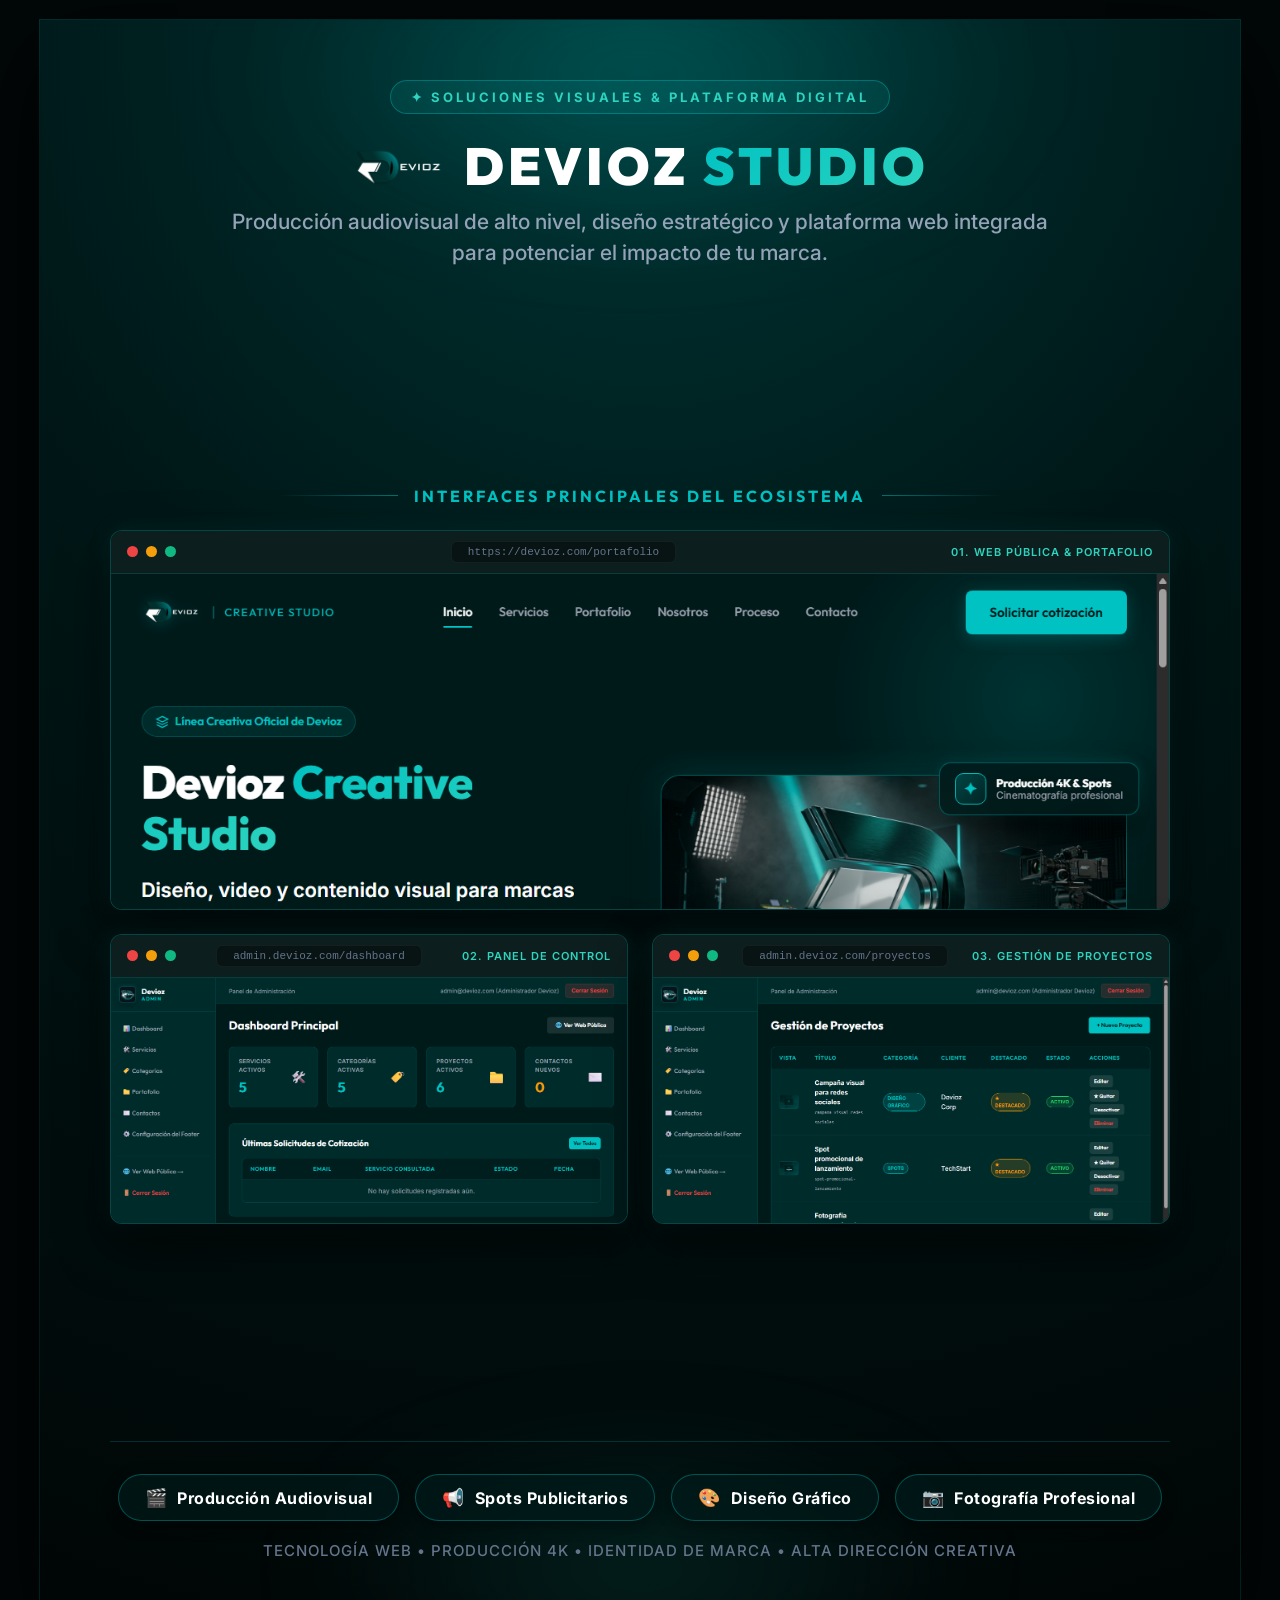
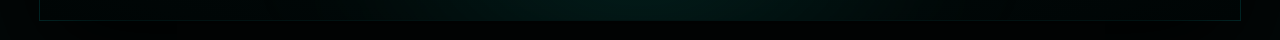
<file: frontend/flyer.html>
<!DOCTYPE html>
<html lang="es">
<head>
  <meta charset="UTF-8">
  <meta name="viewport" content="width=device-width, initial-scale=1.0">
  <title>Devioz Creative Studio - Flyer Oficial</title>
  <link rel="preconnect" href="https://fonts.googleapis.com">
  <link rel="preconnect" href="https://fonts.gstatic.com" crossorigin>
  <link href="https://fonts.googleapis.com/css2?family=Outfit:wght@400;600;700;800;900&family=Inter:wght@400;500;600;700&display=swap" rel="stylesheet">
  <style>
    * {
      box-sizing: border-box;
      margin: 0;
      padding: 0;
    }

    body {
      background: #020707;
      font-family: 'Inter', sans-serif;
      color: #f1f5f9;
      display: flex;
      justify-content: center;
      align-items: center;
      min-height: 100vh;
      padding: 20px;
    }

    /* Flyer Canvas - Proporción estándar 3:4 (1200 x 1600 px) */
    .flyer-canvas {
      width: 1200px;
      height: 1600px;
      background: radial-gradient(circle at 50% 0%, #003636 0%, #001717 40%, #010a0a 85%, #000505 100%);
      position: relative;
      overflow: hidden;
      display: flex;
      flex-direction: column;
      justify-content: space-between;
      padding: 60px 70px;
      box-shadow: 0 30px 90px rgba(0, 0, 0, 0.9), 0 0 0 1px rgba(0, 194, 194, 0.25);
    }

    /* Luces de fondo sutiles de estudio */
    .bg-glow-top {
      position: absolute;
      top: -120px;
      left: 50%;
      transform: translateX(-50%);
      width: 800px;
      height: 350px;
      background: radial-gradient(ellipse, rgba(0, 194, 194, 0.22) 0%, transparent 70%);
      filter: blur(50px);
      pointer-events: none;
    }

    .bg-glow-bottom {
      position: absolute;
      bottom: -100px;
      left: 50%;
      transform: translateX(-50%);
      width: 700px;
      height: 300px;
      background: radial-gradient(ellipse, rgba(20, 184, 166, 0.15) 0%, transparent 70%);
      filter: blur(50px);
      pointer-events: none;
    }

    /* HEADER */
    .flyer-header {
      position: relative;
      z-index: 2;
      text-align: center;
    }

    .brand-badge {
      display: inline-flex;
      align-items: center;
      gap: 8px;
      background: rgba(0, 194, 194, 0.1);
      border: 1px solid rgba(0, 194, 194, 0.35);
      color: #2dd4bf;
      font-size: 13px;
      font-weight: 700;
      text-transform: uppercase;
      letter-spacing: 3px;
      padding: 8px 20px;
      border-radius: 9999px;
      margin-bottom: 24px;
    }

    .logo-container {
      display: flex;
      align-items: center;
      justify-content: center;
      gap: 16px;
      margin-bottom: 12px;
    }

    .logo-img {
      height: 52px;
      width: auto;
      object-fit: contain;
    }

    .brand-title {
      font-family: 'Outfit', sans-serif;
      font-size: 52px;
      font-weight: 900;
      letter-spacing: 4px;
      text-transform: uppercase;
      color: #ffffff;
      line-height: 1.1;
    }

    .brand-title span {
      background: linear-gradient(135deg, #00c2c2 0%, #2dd4bf 100%);
      -webkit-background-clip: text;
      -webkit-text-fill-color: transparent;
    }

    .brand-tagline {
      font-size: 21px;
      font-weight: 500;
      color: #94a3b8;
      max-width: 820px;
      margin: 12px auto 0;
      line-height: 1.45;
    }

    /* SHOWCASE DE INTERFACES */
    .interfaces-section {
      position: relative;
      z-index: 2;
      display: flex;
      flex-direction: column;
      gap: 24px;
      margin: 20px 0;
    }

    .section-headline {
      text-align: center;
      display: flex;
      align-items: center;
      justify-content: center;
      gap: 16px;
    }

    .section-headline .line {
      height: 1px;
      width: 120px;
      background: linear-gradient(90deg, transparent, rgba(0, 194, 194, 0.5));
    }

    .section-headline .line.right {
      background: linear-gradient(90deg, rgba(0, 194, 194, 0.5), transparent);
    }

    .section-headline h3 {
      font-family: 'Outfit', sans-serif;
      font-size: 16px;
      font-weight: 700;
      letter-spacing: 3px;
      text-transform: uppercase;
      color: #00c2c2;
    }

    /* MOCKUPS */
    .mockup-window {
      background: #091313;
      border: 1px solid rgba(0, 194, 194, 0.28);
      border-radius: 12px;
      overflow: hidden;
      box-shadow: 0 20px 50px rgba(0, 0, 0, 0.7), 0 0 25px rgba(0, 194, 194, 0.1);
      position: relative;
    }

    .window-header {
      background: #0d1e1e;
      padding: 10px 16px;
      display: flex;
      align-items: center;
      justify-content: space-between;
      border-bottom: 1px solid rgba(0, 194, 194, 0.18);
    }

    .window-controls {
      display: flex;
      gap: 8px;
    }

    .window-dot {
      width: 11px;
      height: 11px;
      border-radius: 50%;
    }

    .dot-red { background: #ef4444; }
    .dot-yellow { background: #f59e0b; }
    .dot-green { background: #10b981; }

    .window-url {
      font-family: monospace;
      font-size: 11px;
      color: #64748b;
      background: rgba(0, 0, 0, 0.35);
      padding: 4px 16px;
      border-radius: 6px;
      border: 1px solid rgba(255, 255, 255, 0.05);
    }

    .window-badge {
      font-size: 11px;
      font-weight: 600;
      color: #2dd4bf;
      text-transform: uppercase;
      letter-spacing: 1px;
    }

    /* Mockup Principal (Web Pública) */
    .main-interface-card {
      width: 100%;
      height: 380px;
    }

    .main-interface-card img {
      width: 100%;
      height: 338px;
      object-fit: cover;
      object-position: top center;
      display: block;
    }

    /* Grilla de 2 interfaces secundarias */
    .sub-interfaces-grid {
      display: grid;
      grid-template-columns: 1fr 1fr;
      gap: 24px;
    }

    .sub-interface-card {
      height: 290px;
    }

    .sub-interface-card img {
      width: 100%;
      height: 248px;
      object-fit: cover;
      object-position: top left;
      display: block;
    }

    /* FOOTER DEL FLYER CON DISCIPLINAS */
    .flyer-footer {
      position: relative;
      z-index: 2;
      border-top: 1px solid rgba(0, 194, 194, 0.2);
      padding-top: 32px;
      text-align: center;
    }

    .services-pills {
      display: flex;
      justify-content: center;
      gap: 16px;
      flex-wrap: wrap;
      margin-bottom: 20px;
    }

    .service-pill {
      background: rgba(0, 26, 26, 0.7);
      border: 1px solid rgba(0, 194, 194, 0.35);
      border-radius: 9999px;
      padding: 12px 26px;
      font-size: 16px;
      font-weight: 700;
      color: #ffffff;
      display: flex;
      align-items: center;
      gap: 10px;
      letter-spacing: 0.5px;
      box-shadow: 0 4px 15px rgba(0, 0, 0, 0.4);
    }

    .service-pill span.icon {
      color: #00c2c2;
      font-size: 18px;
    }

    .footer-baseline {
      font-size: 15px;
      color: #64748b;
      letter-spacing: 1px;
      text-transform: uppercase;
      font-weight: 500;
    }
  </style>
</head>
<body>

  <div class="flyer-canvas" id="flyerCanvas">
    <!-- Luces de fondo -->
    <div class="bg-glow-top"></div>
    <div class="bg-glow-bottom"></div>

    <!-- ENCABEZADO -->
    <header class="flyer-header">
      <div class="brand-badge">
        ✦ Soluciones Visuales & Plataforma Digital
      </div>
      
      <div class="logo-container">
        <img src="assets/img/logo-devioz.png" alt="Devioz Logo" class="logo-img">
        <h1 class="brand-title">Devioz <span>Studio</span></h1>
      </div>

      <p class="brand-tagline">
        Producción audiovisual de alto nivel, diseño estratégico y plataforma web integrada para potenciar el impacto de tu marca.
      </p>
    </header>

    <!-- CAPTURAS DE INTERFACES REALES DEL SISTEMA -->
    <section class="interfaces-section">
      <div class="section-headline">
        <div class="line"></div>
        <h3>Interfaces Principales del Ecosistema</h3>
        <div class="line right"></div>
      </div>

      <!-- Interfaz 1: Portal Web Público & Portafolio -->
      <div class="mockup-window main-interface-card">
        <div class="window-header">
          <div class="window-controls">
            <span class="window-dot dot-red"></span>
            <span class="window-dot dot-yellow"></span>
            <span class="window-dot dot-green"></span>
          </div>
          <div class="window-url">https://devioz.com/portafolio</div>
          <div class="window-badge">01. Web Pública & Portafolio</div>
        </div>
        <img src="assets/img/screenshot_web.png" alt="Web Pública Devioz">
      </div>

      <!-- Grilla con Interfaz 2 y 3 -->
      <div class="sub-interfaces-grid">
        <!-- Interfaz 2: Dashboard Administrativo con Métricas Reales -->
        <div class="mockup-window sub-interface-card">
          <div class="window-header">
            <div class="window-controls">
              <span class="window-dot dot-red"></span>
              <span class="window-dot dot-yellow"></span>
              <span class="window-dot dot-green"></span>
            </div>
            <div class="window-url">admin.devioz.com/dashboard</div>
            <div class="window-badge">02. Panel de Control</div>
          </div>
          <img src="assets/img/screenshot_admin_dashboard.png" alt="Dashboard Administrativo">
        </div>

        <!-- Interfaz 3: Gestión de Proyectos y Portafolio -->
        <div class="mockup-window sub-interface-card">
          <div class="window-header">
            <div class="window-controls">
              <span class="window-dot dot-red"></span>
              <span class="window-dot dot-yellow"></span>
              <span class="window-dot dot-green"></span>
            </div>
            <div class="window-url">admin.devioz.com/proyectos</div>
            <div class="window-badge">03. Gestión de Proyectos</div>
          </div>
          <img src="assets/img/screenshot_admin_proyectos.png" alt="Gestión de Proyectos">
        </div>
      </div>
    </section>

    <!-- FOOTER CON LAS DISCIPLINAS Y SERVICIOS -->
    <footer class="flyer-footer">
      <div class="services-pills">
        <div class="service-pill">
          <span class="icon">🎬</span> Producción Audiovisual
        </div>
        <div class="service-pill">
          <span class="icon">📢</span> Spots Publicitarios
        </div>
        <div class="service-pill">
          <span class="icon">🎨</span> Diseño Gráfico
        </div>
        <div class="service-pill">
          <span class="icon">📷</span> Fotografía Profesional
        </div>
      </div>

      <p class="footer-baseline">
        Tecnología Web • Producción 4K • Identidad de Marca • Alta Dirección Creativa
      </p>
    </footer>
  </div>

</body>
</html>
</file>
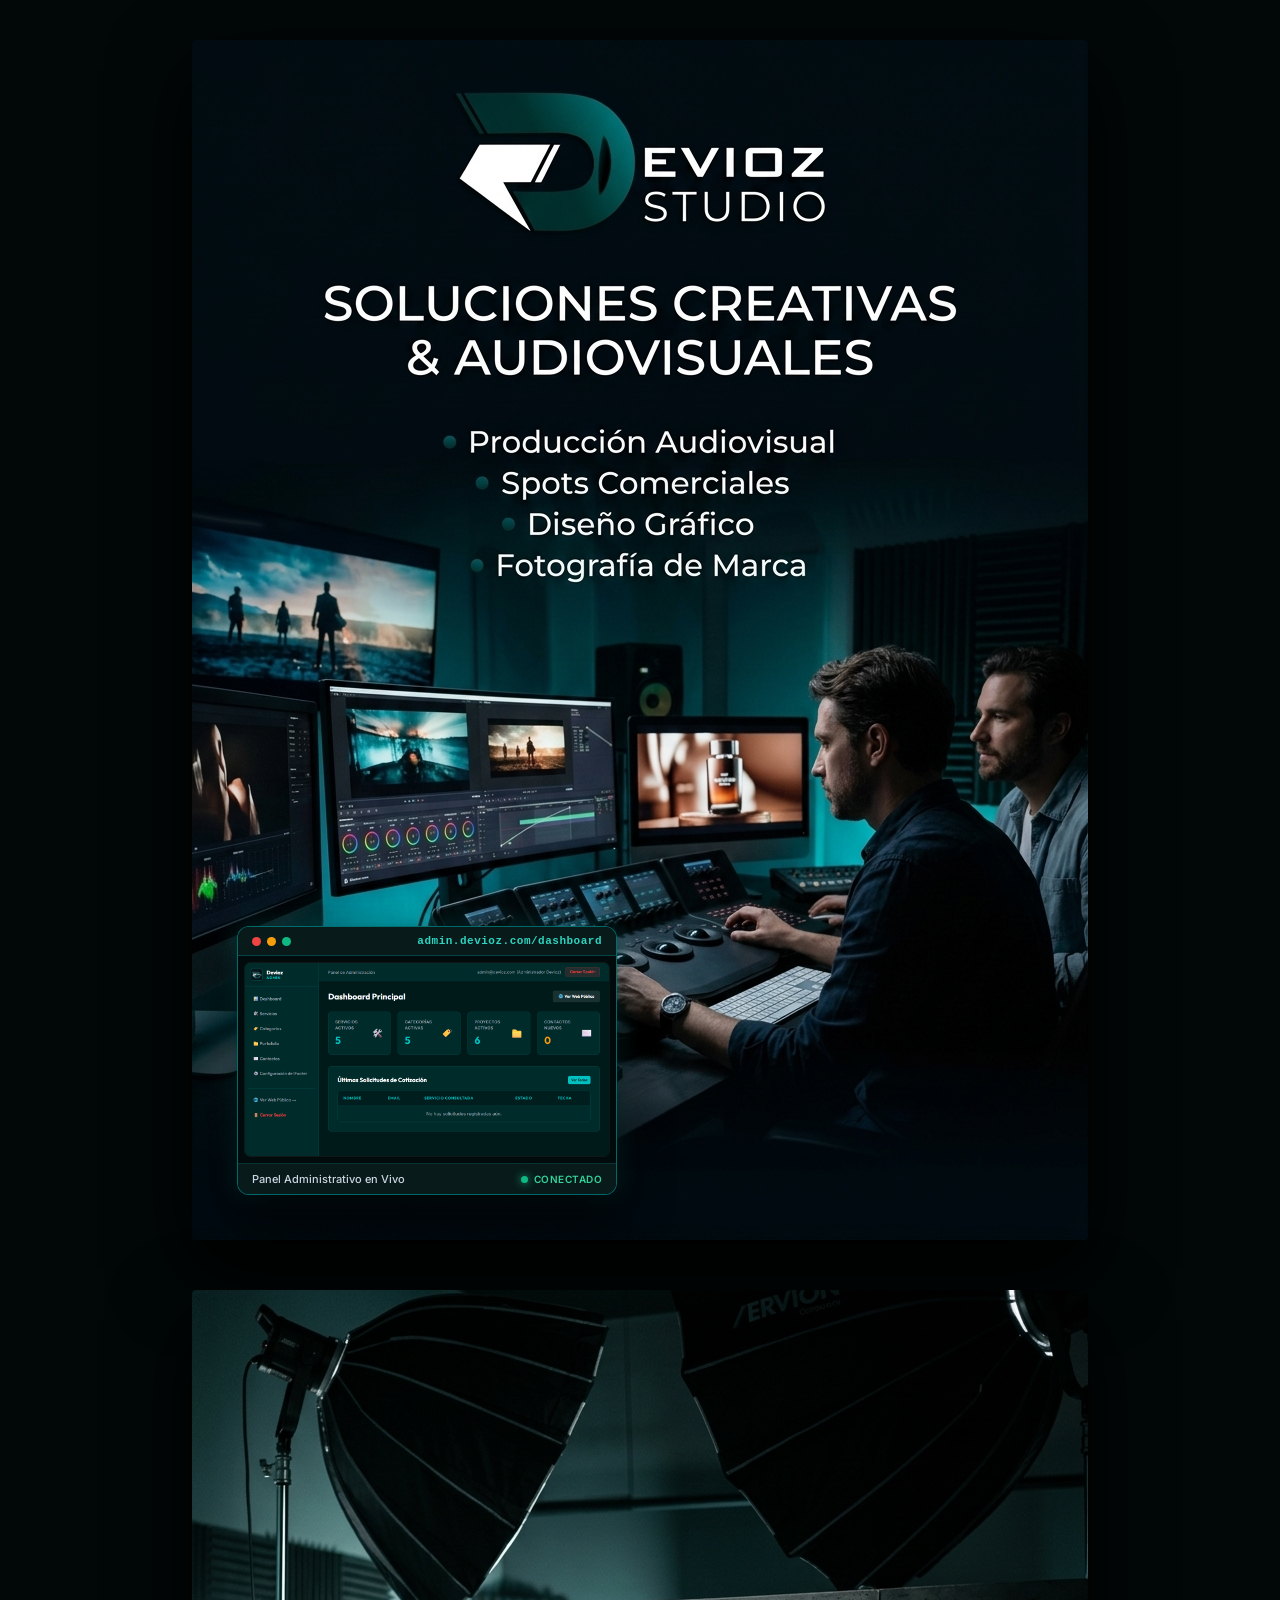
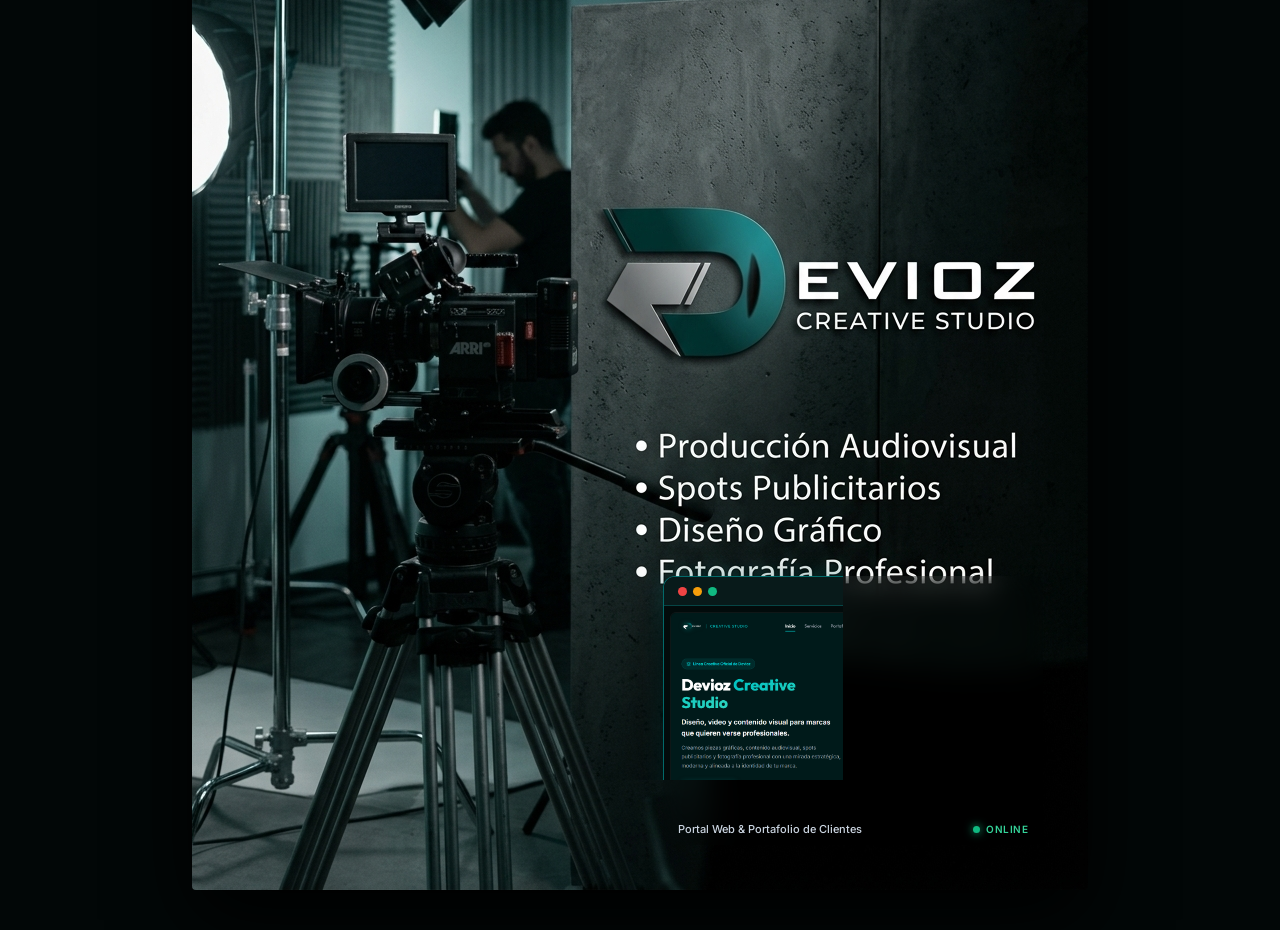
<file: frontend/flyer_composite.html>
<!DOCTYPE html>
<html lang="es">
<head>
  <meta charset="UTF-8">
  <meta name="viewport" content="width=device-width, initial-scale=1.0">
  <title>Devioz Creative Studio - Flyer con Captura Real</title>
  <link rel="preconnect" href="https://fonts.googleapis.com">
  <link rel="preconnect" href="https://fonts.gstatic.com" crossorigin>
  <link href="https://fonts.googleapis.com/css2?family=Outfit:wght@600;700;800&family=Inter:wght@400;500;600;700&display=swap" rel="stylesheet">
  <style>
    * {
      box-sizing: border-box;
      margin: 0;
      padding: 0;
    }

    body {
      background: #020707;
      display: flex;
      flex-direction: column;
      align-items: center;
      gap: 50px;
      padding: 40px;
      font-family: 'Inter', sans-serif;
    }

    /* Contenedor del Flyer (896 x 1200 px - Proporción 3:4) */
    .flyer-wrapper {
      width: 896px;
      height: 1200px;
      position: relative;
      overflow: hidden;
      box-shadow: 0 30px 80px rgba(0,0,0,0.95);
      border-radius: 4px;
    }

    .flyer-bg {
      width: 100%;
      height: 100%;
      object-fit: cover;
      display: block;
    }

    /* Tarjeta flotante con captura real del sistema */
    .inset-ui-card {
      position: absolute;
      bottom: 45px;
      left: 45px;
      width: 380px;
      background: rgba(4, 18, 18, 0.88);
      backdrop-filter: blur(14px);
      -webkit-backdrop-filter: blur(14px);
      border: 1px solid rgba(0, 194, 194, 0.5);
      border-radius: 12px;
      overflow: hidden;
      box-shadow: 0 24px 50px rgba(0, 0, 0, 0.85), 0 0 25px rgba(0, 194, 194, 0.22);
      transition: transform 0.3s ease;
      z-index: 10;
    }

    /* Variante en esquina inferior derecha */
    .inset-ui-card.bottom-right {
      left: auto;
      right: 45px;
    }

    .inset-header {
      background: #081a1a;
      padding: 8px 14px;
      display: flex;
      align-items: center;
      justify-content: space-between;
      border-bottom: 1px solid rgba(0, 194, 194, 0.25);
    }

    .window-dots {
      display: flex;
      gap: 6px;
    }

    .dot {
      width: 9px;
      height: 9px;
      border-radius: 50%;
    }
    .dot-red { background: #ef4444; }
    .dot-yellow { background: #f59e0b; }
    .dot-green { background: #10b981; }

    .window-title {
      font-size: 11px;
      font-weight: 600;
      color: #2dd4bf;
      letter-spacing: 0.5px;
      font-family: monospace;
    }

    .inset-body {
      padding: 6px;
      background: #020b0b;
    }

    .inset-body img {
      width: 100%;
      height: 195px;
      object-fit: cover;
      object-position: top left;
      border-radius: 6px;
      display: block;
      border: 1px solid rgba(255, 255, 255, 0.05);
    }

    .inset-footer {
      padding: 8px 14px;
      background: #081a1a;
      display: flex;
      align-items: center;
      justify-content: space-between;
      font-size: 11px;
      color: #cbd5e1;
      font-weight: 500;
      border-top: 1px solid rgba(0, 194, 194, 0.15);
    }

    .status-badge {
      display: inline-flex;
      align-items: center;
      gap: 6px;
      color: #34d399;
      font-weight: 600;
      font-size: 10px;
      letter-spacing: 0.5px;
      text-transform: uppercase;
    }

    .pulse-circle {
      width: 7px;
      height: 7px;
      background: #10b981;
      border-radius: 50%;
      box-shadow: 0 0 8px #10b981;
    }
  </style>
</head>
<body>

  <!-- VERSIÓN 1: POSTPRODUCCIÓN CON CAPTURA DEL DASHBOARD -->
  <div class="flyer-wrapper" id="flyerPostproduccion">
    <img src="assets/img/flyer-devioz-postproduccion.jpg" alt="Devioz Postproducción" class="flyer-bg">
    
    <!-- Captura real en pequeña sección flotante -->
    <div class="inset-ui-card">
      <div class="inset-header">
        <div class="window-dots">
          <span class="dot dot-red"></span>
          <span class="dot dot-yellow"></span>
          <span class="dot dot-green"></span>
        </div>
        <span class="window-title">admin.devioz.com/dashboard</span>
      </div>
      <div class="inset-body">
        <img src="assets/img/screenshot_admin_dashboard.png" alt="Dashboard Real del Sistema">
      </div>
      <div class="inset-footer">
        <span>Panel Administrativo en Vivo</span>
        <span class="status-badge"><span class="pulse-circle"></span> Conectado</span>
      </div>
    </div>
  </div>

  <!-- VERSIÓN 2: RODAJE CON CAPTURA DE LA WEB PÚBLICA -->
  <div class="flyer-wrapper" id="flyerRodaje">
    <img src="assets/img/flyer-devioz-rodaje.jpg" alt="Devioz Rodaje" class="flyer-bg">
    
    <!-- Captura real en pequeña sección flotante (esquina inferior derecha) -->
    <div class="inset-ui-card bottom-right">
      <div class="inset-header">
        <div class="window-dots">
          <span class="dot dot-red"></span>
          <span class="dot dot-yellow"></span>
          <span class="dot dot-green"></span>
        </div>
        <span class="window-title">devioz.com/portafolio</span>
      </div>
      <div class="inset-body">
        <img src="assets/img/screenshot_web.png" alt="Web Pública Real">
      </div>
      <div class="inset-footer">
        <span>Portal Web &amp; Portafolio de Clientes</span>
        <span class="status-badge"><span class="pulse-circle"></span> Online</span>
      </div>
    </div>
  </div>

</body>
</html>
</file>
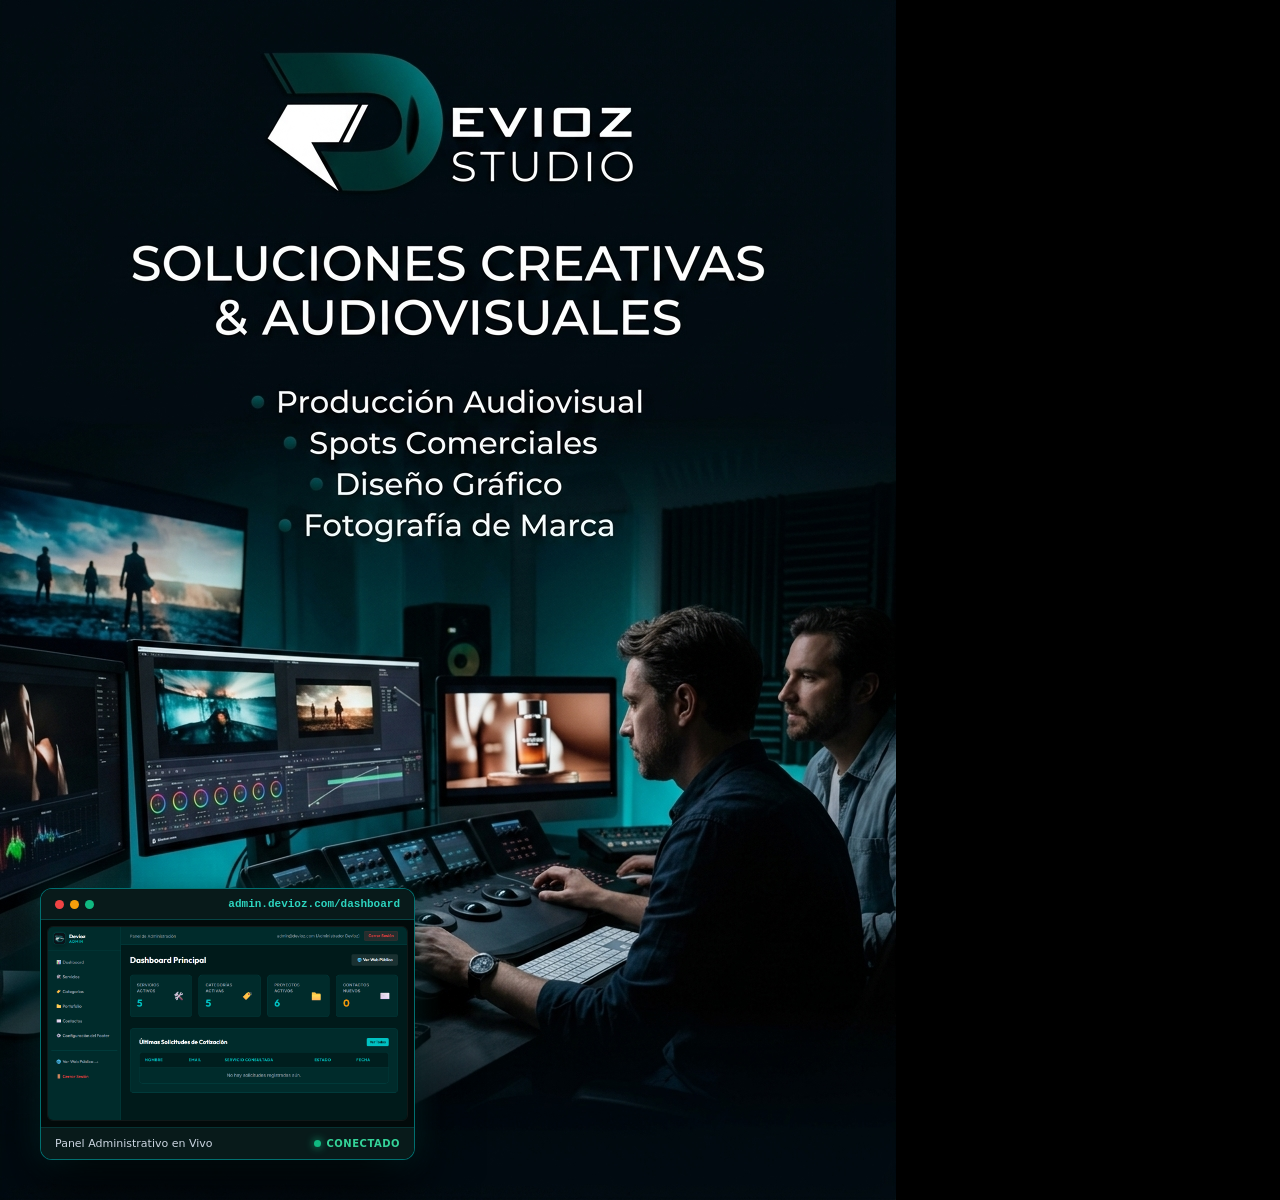
<file: frontend/flyer_post_con_captura.html>
<!DOCTYPE html>
<html lang="es">
<head>
  <meta charset="UTF-8">
  <meta name="viewport" content="width=device-width, initial-scale=1.0">
  <title>Devioz Creative Studio - Flyer con Captura Real</title>
  <style>
    * { box-sizing: border-box; margin: 0; padding: 0; }
    body { background: #000; margin: 0; padding: 0; overflow: hidden; width: 896px; height: 1200px; font-family: 'Segoe UI', system-ui, -apple-system, sans-serif; }
    .flyer-wrapper { width: 896px; height: 1200px; position: relative; overflow: hidden; }
    .flyer-bg { width: 100%; height: 100%; object-fit: cover; display: block; }
    .inset-ui-card {
      position: absolute;
      bottom: 40px;
      left: 40px;
      width: 375px;
      background: rgba(3, 14, 14, 0.92);
      backdrop-filter: blur(16px);
      -webkit-backdrop-filter: blur(16px);
      border: 1.5px solid rgba(0, 194, 194, 0.55);
      border-radius: 12px;
      overflow: hidden;
      box-shadow: 0 25px 60px rgba(0, 0, 0, 0.9), 0 0 30px rgba(0, 194, 194, 0.25);
      z-index: 10;
    }
    .inset-header {
      background: #081a1a;
      padding: 9px 14px;
      display: flex;
      align-items: center;
      justify-content: space-between;
      border-bottom: 1px solid rgba(0, 194, 194, 0.25);
    }
    .window-dots { display: flex; gap: 6px; }
    .dot { width: 9px; height: 9px; border-radius: 50%; }
    .dot-red { background: #ef4444; }
    .dot-yellow { background: #f59e0b; }
    .dot-green { background: #10b981; }
    .window-title { font-size: 11px; font-weight: 600; color: #2dd4bf; font-family: monospace; }
    .inset-body { padding: 6px; background: #020a0a; }
    .inset-body img {
      width: 100%;
      height: 195px;
      object-fit: cover;
      object-position: top left;
      border-radius: 6px;
      display: block;
      border: 1px solid rgba(255, 255, 255, 0.06);
    }
    .inset-footer {
      padding: 9px 14px;
      background: #081a1a;
      display: flex;
      align-items: center;
      justify-content: space-between;
      font-size: 11px;
      color: #cbd5e1;
      font-weight: 500;
      border-top: 1px solid rgba(0, 194, 194, 0.15);
    }
    .status-badge {
      display: inline-flex;
      align-items: center;
      gap: 6px;
      color: #34d399;
      font-weight: 700;
      font-size: 10px;
      letter-spacing: 0.5px;
      text-transform: uppercase;
    }
    .pulse-circle {
      width: 7px;
      height: 7px;
      background: #10b981;
      border-radius: 50%;
      box-shadow: 0 0 8px #10b981;
    }
  </style>
</head>
<body>
  <div class="flyer-wrapper">
    <img src="assets/img/flyer-devioz-postproduccion.jpg" alt="Devioz Postproducción" class="flyer-bg">
    <div class="inset-ui-card">
      <div class="inset-header">
        <div class="window-dots">
          <span class="dot dot-red"></span>
          <span class="dot dot-yellow"></span>
          <span class="dot dot-green"></span>
        </div>
        <span class="window-title">admin.devioz.com/dashboard</span>
      </div>
      <div class="inset-body">
        <img src="assets/img/screenshot_admin_dashboard.png" alt="Dashboard del Sistema">
      </div>
      <div class="inset-footer">
        <span>Panel Administrativo en Vivo</span>
        <span class="status-badge"><span class="pulse-circle"></span> Conectado</span>
      </div>
    </div>
  </div>
</body>
</html>
</file>
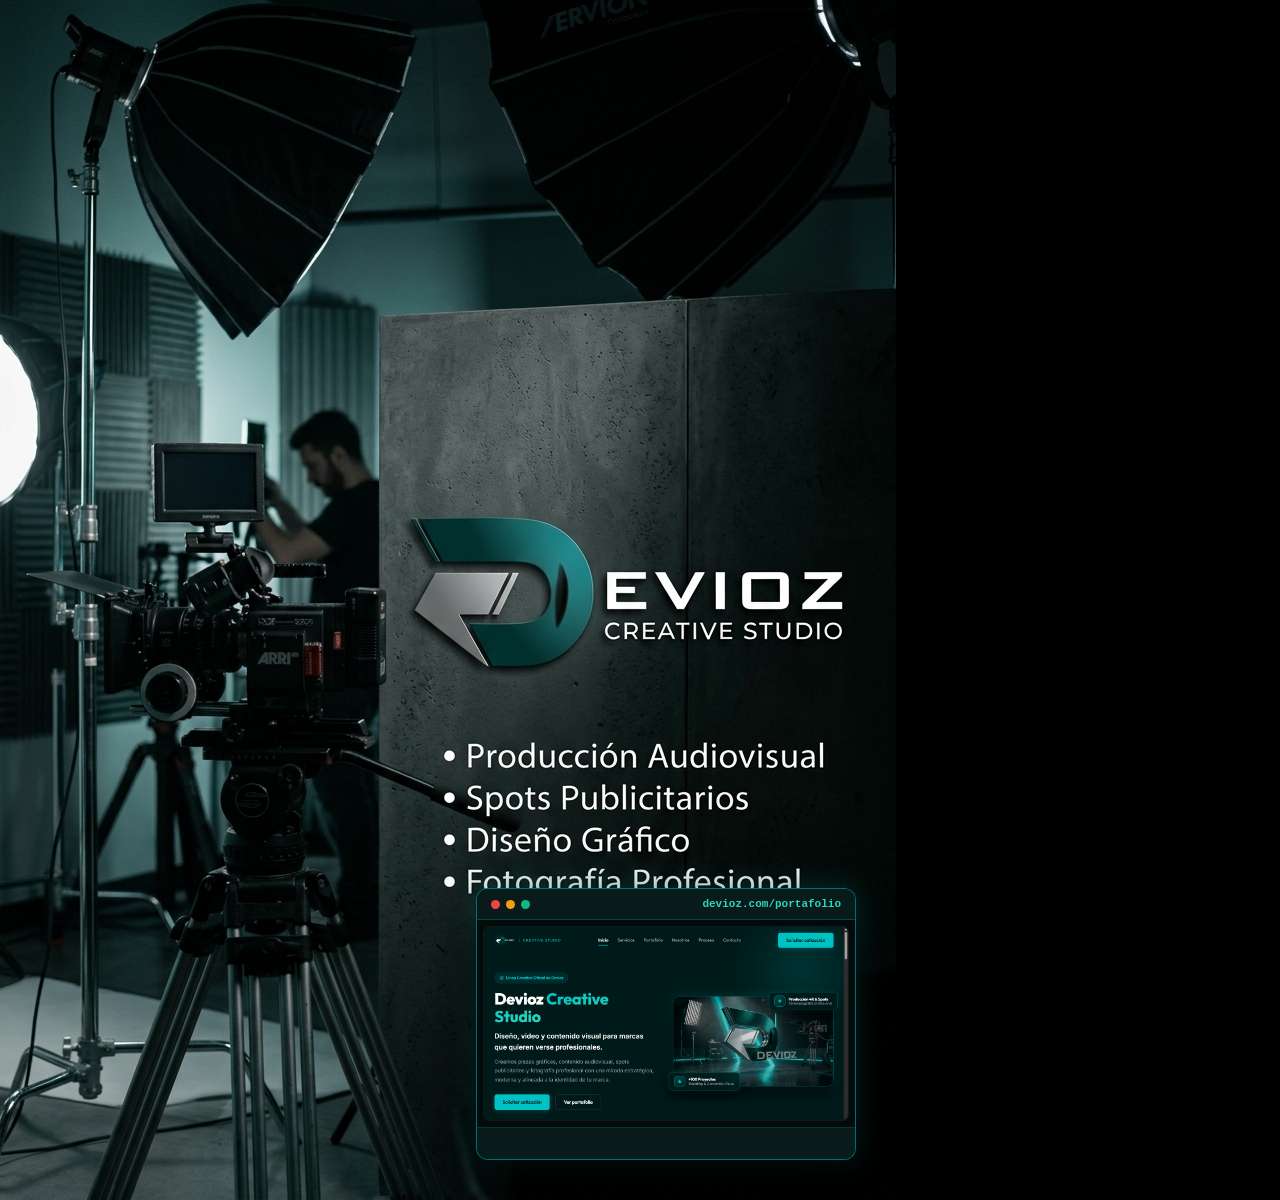
<file: frontend/flyer_rodaje_con_captura.html>
<!DOCTYPE html>
<html lang="es">
<head>
  <meta charset="UTF-8">
  <meta name="viewport" content="width=device-width, initial-scale=1.0">
  <title>Devioz Creative Studio - Flyer con Captura Real</title>
  <style>
    * { box-sizing: border-box; margin: 0; padding: 0; }
    body { background: #000; margin: 0; padding: 0; overflow: hidden; width: 896px; height: 1200px; font-family: 'Segoe UI', system-ui, -apple-system, sans-serif; }
    .flyer-wrapper { width: 896px; height: 1200px; position: relative; overflow: hidden; }
    .flyer-bg { width: 100%; height: 100%; object-fit: cover; display: block; }
    .inset-ui-card {
      position: absolute;
      bottom: 40px;
      right: 40px;
      width: 380px;
      background: rgba(3, 14, 14, 0.92);
      backdrop-filter: blur(16px);
      -webkit-backdrop-filter: blur(16px);
      border: 1.5px solid rgba(0, 194, 194, 0.55);
      border-radius: 12px;
      overflow: hidden;
      box-shadow: 0 25px 60px rgba(0, 0, 0, 0.9), 0 0 30px rgba(0, 194, 194, 0.25);
      z-index: 10;
    }
    .inset-header {
      background: #081a1a;
      padding: 9px 14px;
      display: flex;
      align-items: center;
      justify-content: space-between;
      border-bottom: 1px solid rgba(0, 194, 194, 0.25);
    }
    .window-dots { display: flex; gap: 6px; }
    .dot { width: 9px; height: 9px; border-radius: 50%; }
    .dot-red { background: #ef4444; }
    .dot-yellow { background: #f59e0b; }
    .dot-green { background: #10b981; }
    .window-title { font-size: 11px; font-weight: 600; color: #2dd4bf; font-family: monospace; }
    .inset-body { padding: 6px; background: #020a0a; }
    .inset-body img {
      width: 100%;
      height: 195px;
      object-fit: cover;
      object-position: top center;
      border-radius: 6px;
      display: block;
      border: 1px solid rgba(255, 255, 255, 0.06);
    }
    .inset-footer {
      padding: 9px 14px;
      background: #081a1a;
      display: flex;
      align-items: center;
      justify-content: space-between;
      font-size: 11px;
      color: #cbd5e1;
      font-weight: 500;
      border-top: 1px solid rgba(0, 194, 194, 0.15);
    }
    .status-badge {
      display: inline-flex;
      align-items: center;
      gap: 6px;
      color: #34d399;
      font-weight: 700;
      font-size: 10px;
      letter-spacing: 0.5px;
      text-transform: uppercase;
    }
    .pulse-circle {
      width: 7px;
      height: 7px;
      background: #10b981;
      border-radius: 50%;
      box-shadow: 0 0 8px #10b981;
    }
  </style>
</head>
<body>
  <div class="flyer-wrapper">
    <img src="assets/img/flyer-devioz-rodaje.jpg" alt="Devioz Rodaje" class="flyer-bg">
    <div class="inset-ui-card">
      <div class="inset-header">
        <div class="window-dots">
          <span class="dot dot-red"></span>
          <span class="dot dot-yellow"></span>
          <span class="dot dot-green"></span>
        </div>
        <span class="window-title">devioz.com/portafolio</span>
      </div>
      <div class="inset-body">
        <img src="assets/img/screenshot_web.png" alt="Web Pública Real">
      </div>
      <div class="inset-footer">
        <span>Portal Web &amp; Portafolio de Clientes</span>
        <span class="status-badge"><span class="pulse-circle"></span> Online</span>
      </div>
    </div>
  </div>
</body>
</html>
</file>
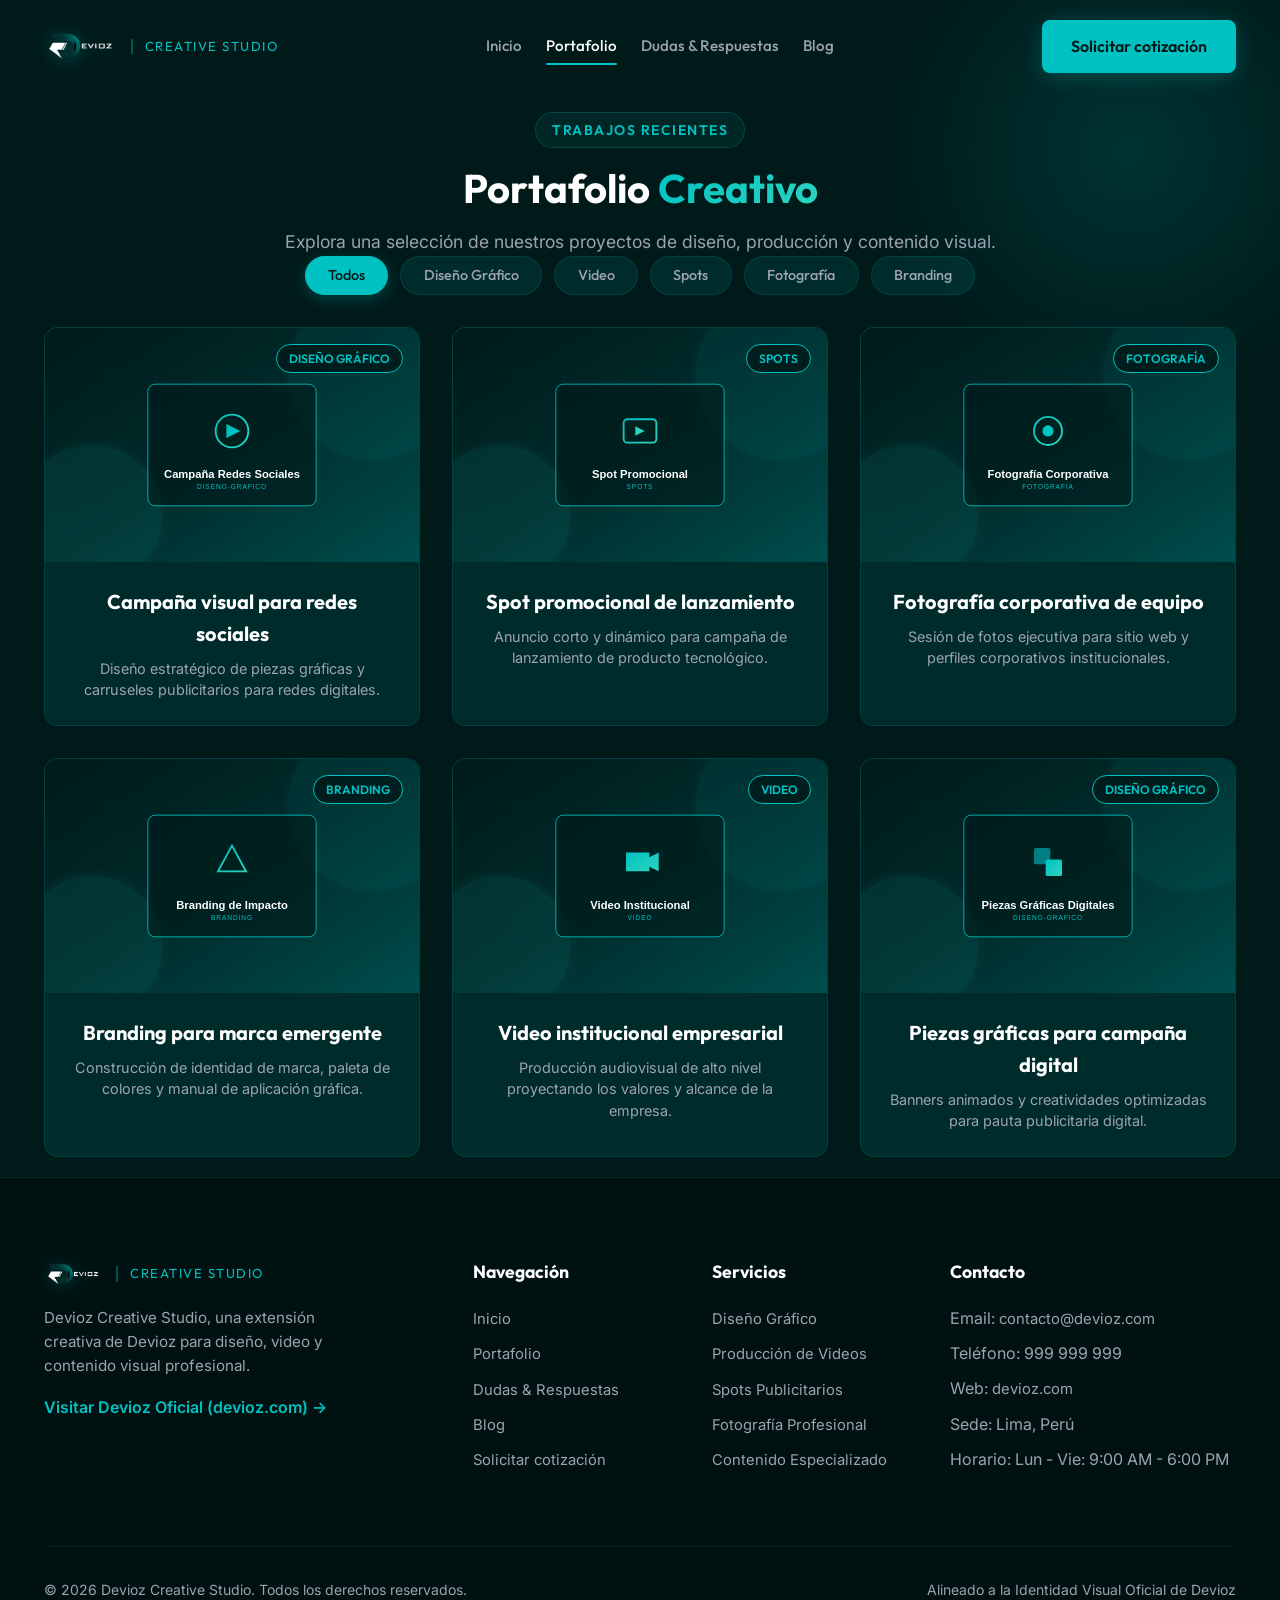
<file: frontend/portafolio.html>
<!DOCTYPE html>
<html lang="es">
<head>
  <meta charset="UTF-8">
  <meta name="viewport" content="width=device-width, initial-scale=1.0">
  <title>Portafolio Creativo - Devioz Creative Studio</title>

  <!-- SEO Meta Tags -->
  <meta name="description" content="Explora nuestro portafolio de proyectos creativos: diseño gráfico, producción audiovisual, spots publicitarios y branding por Devioz Creative Studio.">
  <meta name="author" content="Devioz Creative Studio">
  
  <!-- Favicon -->
  <link rel="icon" type="image/png" href="/frontend/assets/img/logo-devioz.png">
  <link rel="shortcut icon" type="image/png" href="/frontend/assets/img/logo-devioz.png">
  <link rel="apple-touch-icon" href="/frontend/assets/img/logo-devioz.png">

  <!-- Stylesheets -->
  <link rel="stylesheet" href="/frontend/assets/css/style.css">
</head>
<body>

  <!-- HEADER / NAVEGACIÓN -->
  <header class="header" id="header">
    <div class="container nav-container">
      <a href="/inicio" class="logo" id="main-logo" aria-label="Devioz Creative Studio Inicio">
        <img src="/frontend/assets/img/logo-devioz.png" alt="Devioz Logo" class="logo-img">
        <span class="logo-badge">Creative Studio</span>
      </a>

      <nav class="nav-menu" id="nav-menu">
        <a href="/inicio" class="nav-link">Inicio</a>
        <a href="/portafolio" class="nav-link active">Portafolio</a>
        <a href="/preguntas" class="nav-link">Dudas &amp; Respuestas</a>
        <a href="/blog" class="nav-link">Blog</a>
      </nav>

      <div class="nav-cta">
        <a href="/cotizacion" class="btn btn-primary" id="header-cta-btn">Solicitar cotización</a>
      </div>

      <button class="mobile-toggle" id="mobile-toggle" aria-label="Abrir menú de navegación" aria-expanded="false">
        &#9776;
      </button>
    </div>
  </header>

  <main>
    <!-- CABECERA DE PÁGINA PORTAFOLIO -->
    <section class="page-header-section">
      <div class="hero-glow"></div>
      <div class="container">
        <div class="section-header">
          <span class="section-tag">Trabajos Recientes</span>
          <h1 class="section-title">Portafolio <span>Creativo</span></h1>
          <p class="section-subtitle">Explora una selección de nuestros proyectos de diseño, producción y contenido visual.</p>
        </div>

        <!-- Filtros de Categorías -->
        <div class="portfolio-filters">
          <button class="filter-btn active" data-filter="todos">Todos</button>
          <button class="filter-btn" data-filter="diseno-grafico">Diseño Gráfico</button>
          <button class="filter-btn" data-filter="video">Video</button>
          <button class="filter-btn" data-filter="spots">Spots</button>
          <button class="filter-btn" data-filter="fotografia">Fotografía</button>
          <button class="filter-btn" data-filter="branding">Branding</button>
        </div>

        <!-- Grilla de Proyectos -->
        <div class="portfolio-grid">
          <!-- Proyecto 1 -->
          <article class="portfolio-item" data-category="diseno-grafico" id="project-card-1">
            <div class="portfolio-img-wrapper">
              <img src="/frontend/assets/img/portfolio/project-1.svg" alt="Campaña visual para redes sociales" width="800" height="500" loading="lazy" onerror="this.onerror=null; this.src='/frontend/assets/img/portfolio/project-1.svg';">
              <span class="portfolio-badge">Diseño Gráfico</span>
            </div>
            <div class="portfolio-info">
              <h3 class="portfolio-title">Campaña visual para redes sociales</h3>
              <p class="portfolio-description">Diseño estratégico de piezas gráficas y carruseles publicitarios para redes digitales.</p>
            </div>
          </article>

          <!-- Proyecto 2 -->
          <article class="portfolio-item" data-category="spots" id="project-card-2">
            <div class="portfolio-img-wrapper">
              <img src="/frontend/assets/img/portfolio/project-2.svg" alt="Spot promocional de lanzamiento" width="800" height="500" loading="lazy" onerror="this.onerror=null; this.src='/frontend/assets/img/portfolio/project-1.svg';">
              <span class="portfolio-badge">Spots</span>
            </div>
            <div class="portfolio-info">
              <h3 class="portfolio-title">Spot promocional de lanzamiento</h3>
              <p class="portfolio-description">Anuncio corto y dinámico para campaña de lanzamiento de producto tecnológico.</p>
            </div>
          </article>

          <!-- Proyecto 3 -->
          <article class="portfolio-item" data-category="fotografia" id="project-card-3">
            <div class="portfolio-img-wrapper">
              <img src="/frontend/assets/img/portfolio/project-3.svg" alt="Fotografía corporativa de equipo" width="800" height="500" loading="lazy" onerror="this.onerror=null; this.src='/frontend/assets/img/portfolio/project-1.svg';">
              <span class="portfolio-badge">Fotografía</span>
            </div>
            <div class="portfolio-info">
              <h3 class="portfolio-title">Fotografía corporativa de equipo</h3>
              <p class="portfolio-description">Sesión de fotos ejecutiva para sitio web y perfiles corporativos institucionales.</p>
            </div>
          </article>

          <!-- Proyecto 4 -->
          <article class="portfolio-item" data-category="branding" id="project-card-4">
            <div class="portfolio-img-wrapper">
              <img src="/frontend/assets/img/portfolio/project-4.svg" alt="Branding para marca emergente" width="800" height="500" loading="lazy" onerror="this.onerror=null; this.src='/frontend/assets/img/portfolio/project-1.svg';">
              <span class="portfolio-badge">Branding</span>
            </div>
            <div class="portfolio-info">
              <h3 class="portfolio-title">Branding para marca emergente</h3>
              <p class="portfolio-description">Construcción de identidad de marca, paleta de colores y manual de aplicación gráfica.</p>
            </div>
          </article>

          <!-- Proyecto 5 -->
          <article class="portfolio-item" data-category="video" id="project-card-5">
            <div class="portfolio-img-wrapper">
              <img src="/frontend/assets/img/portfolio/project-5.svg" alt="Video institucional empresarial" width="800" height="500" loading="lazy" onerror="this.onerror=null; this.src='/frontend/assets/img/portfolio/project-1.svg';">
              <span class="portfolio-badge">Video</span>
            </div>
            <div class="portfolio-info">
              <h3 class="portfolio-title">Video institucional empresarial</h3>
              <p class="portfolio-description">Producción audiovisual de alto nivel proyectando los valores y alcance de la empresa.</p>
            </div>
          </article>

          <!-- Proyecto 6 -->
          <article class="portfolio-item" data-category="diseno-grafico" id="project-card-6">
            <div class="portfolio-img-wrapper">
              <img src="/frontend/assets/img/portfolio/project-6.svg" alt="Piezas gráficas para campaña digital" width="800" height="500" loading="lazy" onerror="this.onerror=null; this.src='/frontend/assets/img/portfolio/project-1.svg';">
              <span class="portfolio-badge">Diseño Gráfico</span>
            </div>
            <div class="portfolio-info">
              <h3 class="portfolio-title">Piezas gráficas para campaña digital</h3>
              <p class="portfolio-description">Banners animados y creatividades optimizadas para pauta publicitaria digital.</p>
            </div>
          </article>
        </div>
      </div>
    </section>
  </main>

  <!-- FOOTER -->
  <footer class="footer">
    <div class="container">
      <div class="footer-grid">
        <div class="footer-about">
          <a href="/inicio" class="logo">
            <img src="/frontend/assets/img/logo-devioz.png" alt="Devioz Logo" class="logo-img" style="height: 32px;">
            <span class="logo-badge">Creative Studio</span>
          </a>
          <p>
            Devioz Creative Studio, una extensión creativa de Devioz para diseño, video y contenido visual profesional.
          </p>
          <a href="https://devioz.com/" target="_blank" rel="noopener noreferrer" class="footer-external" id="footer-external-link">
            Visitar Devioz Oficial (devioz.com) &rarr;
          </a>
        </div>

        <div>
          <h4 class="footer-title">Navegación</h4>
          <ul class="footer-links">
            <li><a href="/inicio">Inicio</a></li>
            <li><a href="/portafolio">Portafolio</a></li>
            <li><a href="/preguntas">Dudas &amp; Respuestas</a></li>
            <li><a href="/blog">Blog</a></li>
            <li><a href="/cotizacion">Solicitar cotización</a></li>
          </ul>
        </div>

        <div>
          <h4 class="footer-title">Servicios</h4>
          <ul class="footer-links">
            <li><a href="/cotizacion?servicio=diseno-grafico">Diseño Gráfico</a></li>
            <li><a href="/cotizacion?servicio=produccion-videos">Producción de Videos</a></li>
            <li><a href="/cotizacion?servicio=spots-publicitarios">Spots Publicitarios</a></li>
            <li><a href="/cotizacion?servicio=fotografia-profesional">Fotografía Profesional</a></li>
            <li><a href="/cotizacion?servicio=contenido-especializado">Contenido Especializado</a></li>
          </ul>
        </div>

        <div>
          <h4 class="footer-title">Contacto</h4>
          <ul class="footer-links">
            <li class="footer-contact-item">Email: <a href="mailto:contacto@devioz.com" id="footer-email" style="color: inherit; text-decoration: none;">contacto@devioz.com</a></li>
            <li class="footer-contact-item">Teléfono: <span id="footer-telefono">999 999 999</span></li>
            <li class="footer-contact-item">Web: <a href="https://devioz.com/" target="_blank" rel="noopener noreferrer" id="footer-web" style="color: inherit; text-decoration: none;">devioz.com</a></li>
            <li class="footer-contact-item">Sede: <span id="footer-sede">Lima, Perú</span></li>
            <li class="footer-contact-item" id="footer-horario-row">Horario: <span id="footer-horario">Lun - Vie: 9:00 AM - 6:00 PM</span></li>
          </ul>
        </div>
      </div>

      <div class="footer-bottom">
        <p>&copy; 2026 Devioz Creative Studio. Todos los derechos reservados.</p>
        <p>Alineado a la Identidad Visual Oficial de Devioz</p>
      </div>
    </div>
  </footer>

  <!-- Scripts -->
  <script src="/frontend/assets/js/main.js"></script>
</body>
</html>
</file>
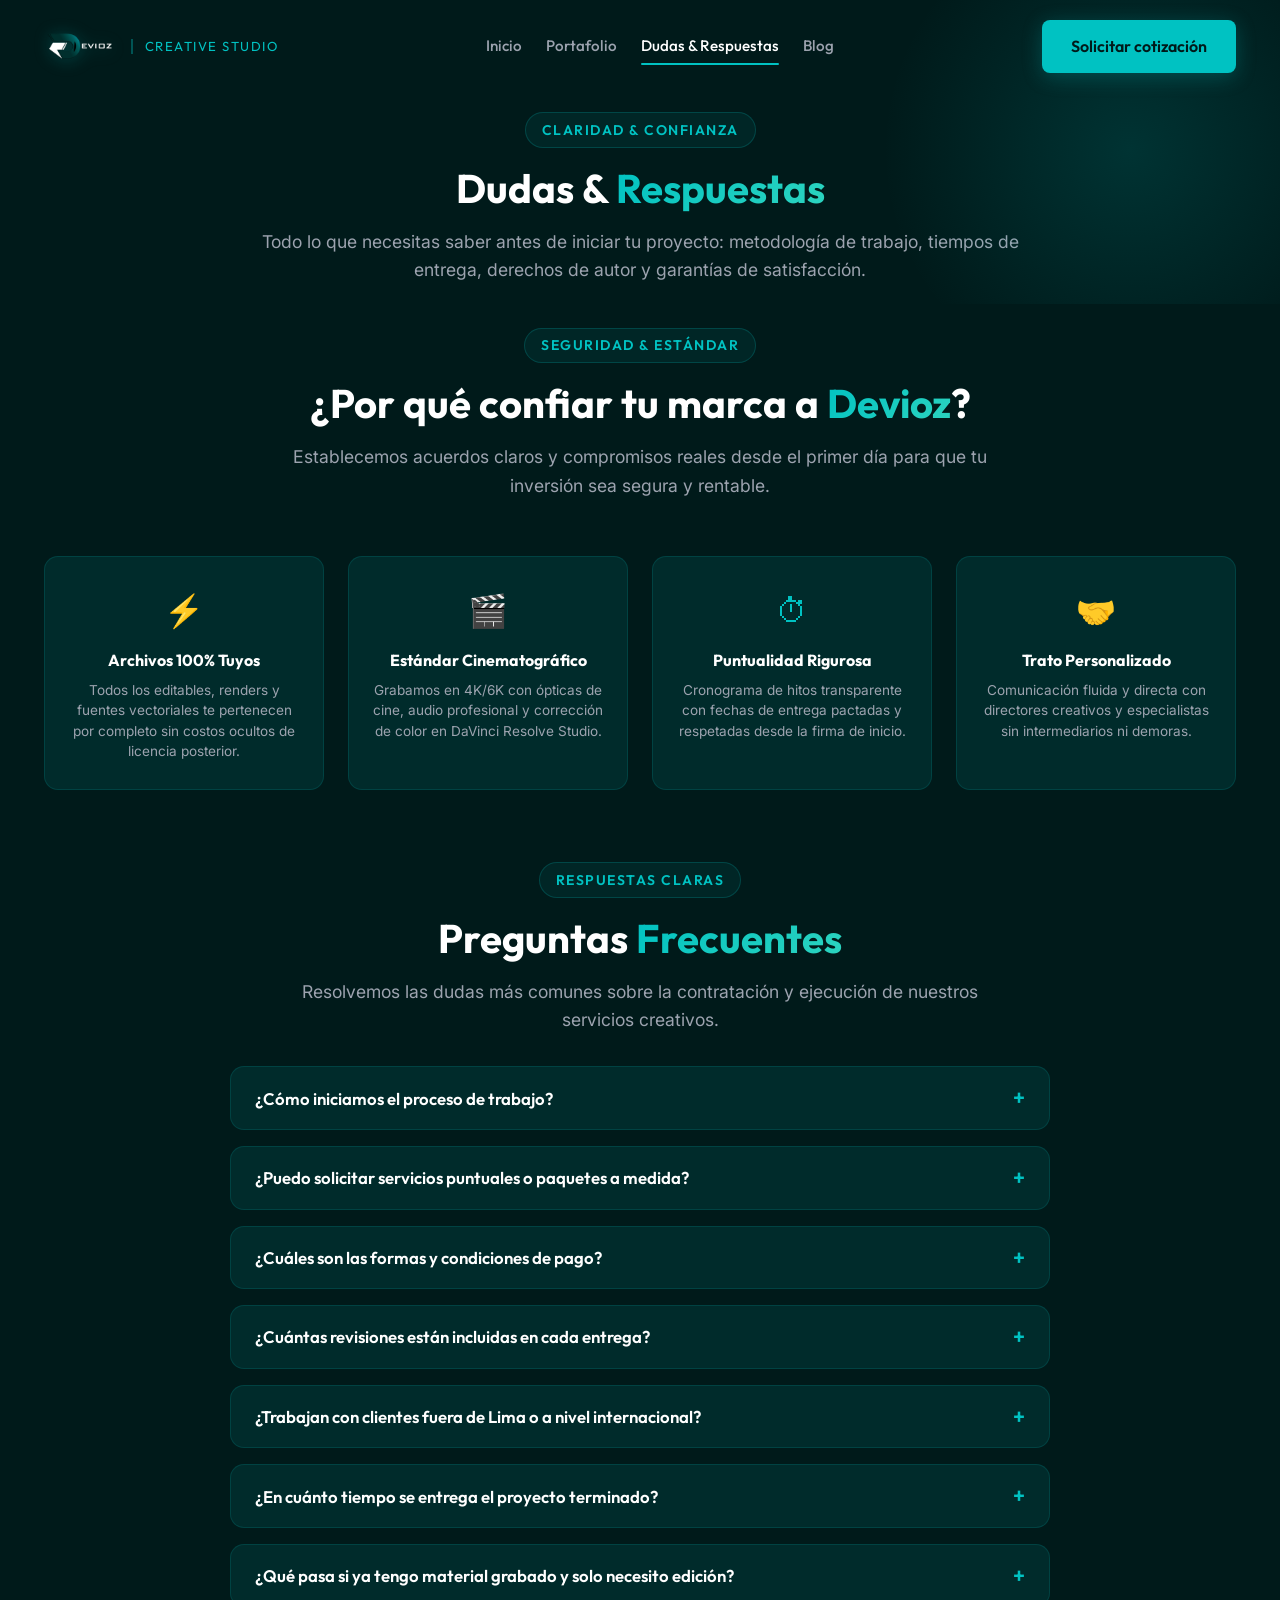
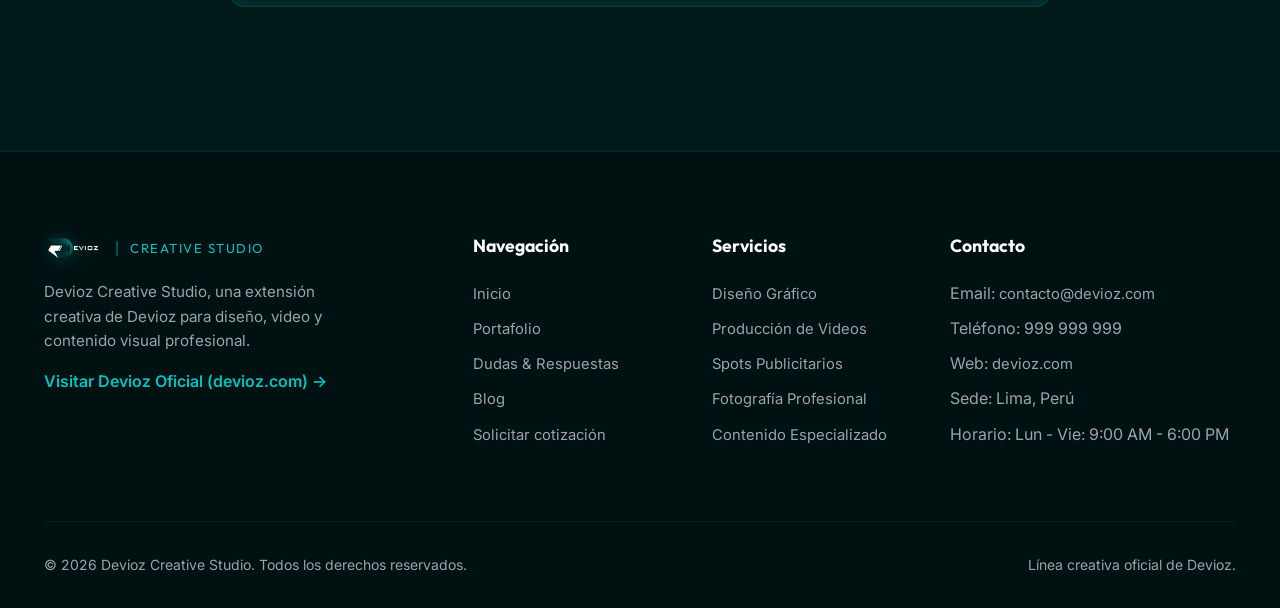
<file: frontend/preguntas.html>
<!DOCTYPE html>
<html lang="es">
<head>
  <meta charset="UTF-8">
  <meta name="viewport" content="width=device-width, initial-scale=1.0">
  <title>Dudas & Respuestas - Devioz Creative Studio</title>
  <meta name="description" content="Resolvemos todas tus dudas sobre diseño, producción de video, formas de pago, entregables y metodología de trabajo en Devioz Creative Studio.">
  <meta name="robots" content="index, follow">

  <!-- Open Graph -->
  <meta property="og:title" content="Dudas & Respuestas - Devioz Creative Studio">
  <meta property="og:description" content="Todo lo que necesitas saber antes de iniciar tu proyecto: garantías, tiempos de entrega y metodología creativa.">
  <meta property="og:image" content="/frontend/assets/img/hero-devioz-studio.jpg">
  <meta property="og:type" content="website">

  <!-- Favicon -->
  <link rel="icon" type="image/png" href="/frontend/assets/img/logo-devioz.png">

  <!-- Google Fonts: Syne & Inter -->
  <link rel="preconnect" href="https://fonts.googleapis.com">
  <link rel="preconnect" href="https://fonts.gstatic.com" crossorigin>
  <link href="https://fonts.googleapis.com/css2?family=Inter:wght@300;400;500;600;700&family=Syne:wght@700;800&display=swap" rel="stylesheet">

  <!-- CSS Principal -->
  <link rel="stylesheet" href="/frontend/assets/css/style.css">
</head>
<body>

  <!-- HEADER / NAVEGACIÓN -->
  <header class="header" id="header">
    <div class="container nav-container">
      <a href="/inicio" class="logo" id="main-logo" aria-label="Devioz Creative Studio Inicio">
        <img src="/frontend/assets/img/logo-devioz.png" alt="Devioz Logo" class="logo-img">
        <span class="logo-badge">Creative Studio</span>
      </a>

      <nav class="nav-menu" id="nav-menu">
        <a href="/inicio" class="nav-link">Inicio</a>
        <a href="/portafolio" class="nav-link">Portafolio</a>
        <a href="/preguntas" class="nav-link active">Dudas &amp; Respuestas</a>
        <a href="/blog" class="nav-link">Blog</a>
      </nav>

      <div class="nav-cta">
        <a href="/cotizacion" class="btn btn-primary" id="header-cta-btn">Solicitar cotización</a>
      </div>

      <button class="mobile-toggle" id="mobile-toggle" aria-label="Abrir menú de navegación" aria-expanded="false">
        &#9776;
      </button>
    </div>
  </header>

  <main>
    <!-- CABECERA DE PÁGINA DUDAS & RESPUESTAS -->
    <section class="page-header-section">
      <div class="hero-glow"></div>
      <div class="container">
        <div class="section-header">
          <span class="section-tag">Claridad &amp; Confianza</span>
          <h1 class="section-title">Dudas &amp; <span>Respuestas</span></h1>
          <p class="section-subtitle">
            Todo lo que necesitas saber antes de iniciar tu proyecto: metodología de trabajo, tiempos de entrega, derechos de autor y garantías de satisfacción.
          </p>
        </div>
      </div>
    </section>

    <!-- SECCIÓN DE GARANTÍAS Y METODOLOGÍA -->
    <section class="section" style="padding-top: 1.5rem; padding-bottom: 5rem;">
      <div class="container">

        <!-- GARANTÍAS DE TRABAJO -->
        <div class="section-header" style="margin-bottom: 2rem;">
          <span class="section-tag">Seguridad &amp; Estándar</span>
          <h2 class="section-title">¿Por qué confiar tu marca a <span>Devioz</span>?</h2>
          <p class="section-subtitle">Establecemos acuerdos claros y compromisos reales desde el primer día para que tu inversión sea segura y rentable.</p>
        </div>

        <div class="guarantees-grid">
          <div class="guarantee-card">
            <div class="guarantee-icon">⚡</div>
            <h3 class="guarantee-title">Archivos 100% Tuyos</h3>
            <p class="guarantee-text">Todos los editables, renders y fuentes vectoriales te pertenecen por completo sin costos ocultos de licencia posterior.</p>
          </div>

          <div class="guarantee-card">
            <div class="guarantee-icon">🎬</div>
            <h3 class="guarantee-title">Estándar Cinematográfico</h3>
            <p class="guarantee-text">Grabamos en 4K/6K con ópticas de cine, audio profesional y corrección de color en DaVinci Resolve Studio.</p>
          </div>

          <div class="guarantee-card">
            <div class="guarantee-icon">⏱</div>
            <h3 class="guarantee-title">Puntualidad Rigurosa</h3>
            <p class="guarantee-text">Cronograma de hitos transparente con fechas de entrega pactadas y respetadas desde la firma de inicio.</p>
          </div>

          <div class="guarantee-card">
            <div class="guarantee-icon">🤝</div>
            <h3 class="guarantee-title">Trato Personalizado</h3>
            <p class="guarantee-text">Comunicación fluida y directa con directores creativos y especialistas sin intermediarios ni demoras.</p>
          </div>
        </div>

        <!-- PREGUNTAS FRECUENTES (FAQ ACCORDION) -->
        <div class="section-header" style="margin-top: 3.5rem; margin-bottom: 2rem;">
          <span class="section-tag">Respuestas Claras</span>
          <h2 class="section-title">Preguntas <span>Frecuentes</span></h2>
          <p class="section-subtitle">Resolvemos las dudas más comunes sobre la contratación y ejecución de nuestros servicios creativos.</p>
        </div>

        <div class="faq-container">
          <div class="faq-item">
            <button class="faq-question" type="button">
              <span>¿Cómo iniciamos el proceso de trabajo?</span>
              <span class="faq-icon">+</span>
            </button>
            <div class="faq-answer">
              <p>El proceso inicia con una breve llamada o intercambio de información para entender tus necesidades. Luego te enviamos una propuesta formal con alcance y cronograma. Tras la aprobación y el adelanto del 50%, comenzamos inmediatamente con la fase de conceptualización y preproducción.</p>
            </div>
          </div>

          <div class="faq-item">
            <button class="faq-question" type="button">
              <span>¿Puedo solicitar servicios puntuales o paquetes a medida?</span>
              <span class="faq-icon">+</span>
            </button>
            <div class="faq-answer">
              <p>Por supuesto. Atendemos tanto requerimientos puntuales (un spot publicitario, una sesión fotográfica, un manual de marca o una serie de videos) como servicios continuos mensuales mediante retainers creativos adaptados a tu ritmo de publicación.</p>
            </div>
          </div>

          <div class="faq-item">
            <button class="faq-question" type="button">
              <span>¿Cuáles son las formas y condiciones de pago?</span>
              <span class="faq-icon">+</span>
            </button>
            <div class="faq-answer">
              <p>Para proyectos individuales trabajamos habitualmente con 50% de adelanto al inicio del proyecto y 50% contra entrega final de los archivos aprobados. Aceptamos transferencias bancarias locales e interbancarias y emitimos factura electrónica comercial.</p>
            </div>
          </div>

          <div class="faq-item">
            <button class="faq-question" type="button">
              <span>¿Cuántas revisiones están incluidas en cada entrega?</span>
              <span class="faq-icon">+</span>
            </button>
            <div class="faq-answer">
              <p>Cada proyecto incluye de 2 a 3 rondas completas de revisiones estructuradas para pulir textos, colores, ritmo de edición y detalles visuales, asegurando que el entregable cumpla al 100% con la expectativa acordada.</p>
            </div>
          </div>

          <div class="faq-item">
            <button class="faq-question" type="button">
              <span>¿Trabajan con clientes fuera de Lima o a nivel internacional?</span>
              <span class="faq-icon">+</span>
            </button>
            <div class="faq-answer">
              <p>Sí, colaboramos de manera 100% remota con clientes en todo el Perú y en el extranjero (diseño gráfico, animación, postproducción y edición de video con material enviado por el cliente o grabado por corresponsales).</p>
            </div>
          </div>

          <div class="faq-item">
            <button class="faq-question" type="button">
              <span>¿En cuánto tiempo se entrega el proyecto terminado?</span>
              <span class="faq-icon">+</span>
            </button>
            <div class="faq-answer">
              <p>Los proyectos de diseño e identidad gráfica se entregan habitualmente entre 7 y 12 días hábiles. Las producciones audiovisuales y spots tienen cronogramas estructurados de 2 a 3 semanas dependiendo de las jornadas de rodaje y postproducción.</p>
            </div>
          </div>

          <div class="faq-item">
            <button class="faq-question" type="button">
              <span>¿Qué pasa si ya tengo material grabado y solo necesito edición?</span>
              <span class="faq-icon">+</span>
            </button>
            <div class="faq-answer">
              <p>Contamos con servicio especializado de postproducción: edición rítmica, etalonaje de color en DaVinci Resolve, limpieza y masterización de audio, subtitulado dinámico y diseño de miniaturas de alto impacto.</p>
            </div>
          </div>
        </div>

      </div>
    </section>
  </main>

  <!-- FOOTER -->
  <footer class="footer">
    <div class="container">
      <div class="footer-grid">
        <div class="footer-about">
          <a href="/inicio" class="logo">
            <img src="/frontend/assets/img/logo-devioz.png" alt="Devioz Logo" class="logo-img" style="height: 32px;">
            <span class="logo-badge">Creative Studio</span>
          </a>
          <p>
            Devioz Creative Studio, una extensión creativa de Devioz para diseño, video y contenido visual profesional.
          </p>
          <a href="https://devioz.com/" target="_blank" rel="noopener noreferrer" class="footer-external" id="footer-external-link">
            Visitar Devioz Oficial (devioz.com) &rarr;
          </a>
        </div>

        <div>
          <h4 class="footer-title">Navegación</h4>
          <ul class="footer-links">
            <li><a href="/inicio">Inicio</a></li>
            <li><a href="/portafolio">Portafolio</a></li>
            <li><a href="/preguntas">Dudas &amp; Respuestas</a></li>
            <li><a href="/blog">Blog</a></li>
            <li><a href="/cotizacion">Solicitar cotización</a></li>
          </ul>
        </div>

        <div>
          <h4 class="footer-title">Servicios</h4>
          <ul class="footer-links">
            <li><a href="/cotizacion?servicio=diseno-grafico">Diseño Gráfico</a></li>
            <li><a href="/cotizacion?servicio=produccion-videos">Producción de Videos</a></li>
            <li><a href="/cotizacion?servicio=spots-publicitarios">Spots Publicitarios</a></li>
            <li><a href="/cotizacion?servicio=fotografia-profesional">Fotografía Profesional</a></li>
            <li><a href="/cotizacion?servicio=contenido-especializado">Contenido Especializado</a></li>
          </ul>
        </div>

        <div>
          <h4 class="footer-title">Contacto</h4>
          <ul class="footer-links">
            <li class="footer-contact-item">Email: <a href="mailto:contacto@devioz.com" id="footer-email" style="color: inherit; text-decoration: none;">contacto@devioz.com</a></li>
            <li class="footer-contact-item">Teléfono: <span id="footer-telefono">999 999 999</span></li>
            <li class="footer-contact-item">Web: <a href="https://devioz.com/" target="_blank" rel="noopener noreferrer" id="footer-web" style="color: inherit; text-decoration: none;">devioz.com</a></li>
            <li class="footer-contact-item">Sede: <span id="footer-sede">Lima, Perú</span></li>
            <li class="footer-contact-item" id="footer-horario-row">Horario: <span id="footer-horario">Lun - Vie: 9:00 AM - 6:00 PM</span></li>
          </ul>
        </div>
      </div>

      <div class="footer-bottom">
        <p>&copy; 2026 Devioz Creative Studio. Todos los derechos reservados.</p>
        <p class="footer-privacy">Línea creativa oficial de <a href="https://devioz.com/" target="_blank" rel="noopener noreferrer" style="color: inherit;">Devioz</a>.</p>
      </div>
    </div>
  </footer>

  <!-- Script Principal -->
  <script src="/frontend/assets/js/main.js"></script>
</body>
</html>
</file>
<file: frontend/assets/css/style.css>
/* ==========================================================================
   DEVIOZ CREATIVE STUDIO - STYLESHEET (FASE 2 FRONTEND)
   Palette: Devioz Official Brand Spectrum
   ========================================================================== */

@import url('https://fonts.googleapis.com/css2?family=Outfit:wght@300;400;500;600;700;800&family=Inter:wght@300;400;500;600;700&display=swap');

/* --- CSS VARIABLES & BRAND TOKENS --- */
:root {
  --devioz-primary: #00c2c2;
  --devioz-primary-hover: #00d4d4;
  --devioz-primary-glow: rgba(0, 194, 194, 0.25);
  
  --devioz-dark: #001a1a;
  --devioz-dark-secondary: #002b2b;
  --devioz-teal-deep: #004d4d;
  --devioz-teal: #14b8a6;
  --devioz-teal-light: #2dd4bf;
  
  --devioz-bg-soft: #f0fafa;
  --devioz-bg-light: #e6ffff;
  --devioz-bg-muted: #ccfafa;
  
  --devioz-white: #ffffff;
  --devioz-gray: #9ca3af;
  --devioz-gray-dark: #4b5563;
  --devioz-border-dark: rgba(0, 194, 194, 0.15);

  --font-heading: 'Outfit', -apple-system, BlinkMacSystemFont, sans-serif;
  --font-body: 'Inter', -apple-system, BlinkMacSystemFont, sans-serif;

  --transition-fast: 0.2s cubic-bezier(0.4, 0, 0.2, 1);
  --transition-normal: 0.3s cubic-bezier(0.4, 0, 0.2, 1);
  --radius-sm: 8px;
  --radius-md: 14px;
  --radius-lg: 24px;

  --container-max: 1240px;
}

/* --- RESET & BASE STYLES --- */
*, *::before, *::after {
  box-sizing: border-box;
  margin: 0;
  padding: 0;
}

html {
  scroll-behavior: smooth;
  font-size: 16px;
}

body {
  font-family: var(--font-body);
  background-color: var(--devioz-dark);
  color: var(--devioz-white);
  line-height: 1.6;
  overflow-x: hidden;
  -webkit-font-smoothing: antialiased;
}

img {
  max-width: 100%;
  height: auto;
  display: block;
}

a {
  color: inherit;
  text-decoration: none;
  transition: var(--transition-fast);
}

ul {
  list-style: none;
}

/* --- REUSABLE CONTAINER & UTILITIES --- */
.container {
  width: 100%;
  max-width: var(--container-max);
  margin: 0 auto;
  padding: 0 1.5rem;
}

.section {
  padding: 6rem 0;
  position: relative;
}

.section-header {
  text-align: center;
  max-width: 700px;
  margin: 0 auto 3.5rem auto;
}

.section-tag {
  display: inline-block;
  font-family: var(--font-heading);
  font-size: 0.875rem;
  font-weight: 600;
  text-transform: uppercase;
  letter-spacing: 1.5px;
  color: var(--devioz-primary);
  background: rgba(0, 194, 194, 0.08);
  border: 1px solid rgba(0, 194, 194, 0.2);
  padding: 0.35rem 1rem;
  border-radius: 50px;
  margin-bottom: 1rem;
}

.section-title {
  font-family: var(--font-heading);
  font-size: 2.5rem;
  font-weight: 700;
  line-height: 1.2;
  margin-bottom: 1rem;
  color: var(--devioz-white);
}

.section-title span {
  color: var(--devioz-primary);
  background: linear-gradient(135deg, var(--devioz-primary), var(--devioz-teal-light));
  -webkit-background-clip: text;
  -webkit-text-fill-color: transparent;
}

.section-subtitle {
  color: var(--devioz-gray);
  font-size: 1.1rem;
}

/* --- BUTTONS --- */
.btn {
  display: inline-flex;
  align-items: center;
  justify-content: center;
  gap: 0.6rem;
  padding: 0.85rem 1.8rem;
  font-family: var(--font-heading);
  font-size: 1rem;
  font-weight: 600;
  border-radius: var(--radius-sm);
  cursor: pointer;
  transition: var(--transition-normal);
  border: none;
  text-align: center;
}

.btn-primary {
  background-color: var(--devioz-primary);
  color: var(--devioz-dark);
  box-shadow: 0 4px 20px var(--devioz-primary-glow);
}

.btn-primary:hover {
  background-color: var(--devioz-primary-hover);
  transform: translateY(-2px);
  box-shadow: 0 8px 25px rgba(0, 194, 194, 0.4);
}

.btn-secondary {
  background-color: transparent;
  color: var(--devioz-white);
  border: 1px solid rgba(255, 255, 255, 0.2);
}

.btn-secondary:hover {
  border-color: var(--devioz-primary);
  color: var(--devioz-primary);
  background: rgba(0, 194, 194, 0.05);
  transform: translateY(-2px);
}

/* --- HEADER & NAVIGATION --- */
.header {
  position: fixed;
  top: 0;
  left: 0;
  width: 100%;
  z-index: 1000;
  transition: var(--transition-normal);
  padding: 1.25rem 0;
}

.header.scrolled {
  background: rgba(0, 26, 26, 0.85);
  backdrop-filter: blur(16px);
  -webkit-backdrop-filter: blur(16px);
  border-bottom: 1px solid var(--devioz-border-dark);
  padding: 0.85rem 0;
}

.nav-container {
  display: flex;
  align-items: center;
  justify-content: space-between;
}

.logo {
  font-family: var(--font-heading);
  font-size: 1.4rem;
  font-weight: 800;
  color: var(--devioz-white);
  display: flex;
  align-items: center;
  gap: 0.6rem;
  text-decoration: none;
}

.logo-img {
  height: 40px;
  width: auto;
  max-width: 170px;
  object-fit: contain;
  display: block;
  filter: drop-shadow(0 2px 8px rgba(0, 194, 194, 0.25));
  transition: transform var(--transition-normal);
}

.logo:hover .logo-img {
  transform: scale(1.04);
}

.logo-badge {
  font-family: var(--font-heading);
  font-size: 0.82rem;
  font-weight: 600;
  text-transform: uppercase;
  letter-spacing: 1.5px;
  color: var(--devioz-primary);
  border-left: 2px solid rgba(0, 194, 194, 0.35);
  padding-left: 0.75rem;
  margin-left: 0.2rem;
  display: inline-block;
  line-height: 1.2;
}

.logo-dot {
  width: 10px;
  height: 10px;
  background-color: var(--devioz-primary);
  border-radius: 50%;
  box-shadow: 0 0 10px var(--devioz-primary);
}

.logo span {
  color: var(--devioz-primary);
  font-weight: 400;
}

.nav-menu {
  display: flex;
  align-items: center;
  gap: 1.5rem;
}

.nav-link {
  font-family: var(--font-heading);
  font-size: 0.95rem;
  font-weight: 500;
  color: var(--devioz-gray);
  position: relative;
  padding: 0.4rem 0;
  white-space: nowrap;
}

.nav-link:hover,
.nav-link.active {
  color: var(--devioz-white);
}

.nav-link::after {
  content: '';
  position: absolute;
  bottom: 0;
  left: 0;
  width: 0;
  height: 2px;
  background: var(--devioz-primary);
  transition: var(--transition-normal);
  border-radius: 2px;
}

.nav-link:hover::after,
.nav-link.active::after {
  width: 100%;
}

.nav-cta {
  display: flex;
  align-items: center;
  gap: 1rem;
  flex-shrink: 0;
}

.nav-cta .btn {
  white-space: nowrap;
}

.mobile-toggle {
  display: none;
  background: transparent;
  border: none;
  color: var(--devioz-white);
  font-size: 1.5rem;
  cursor: pointer;
}

/* --- HERO SECTION --- */
.hero {
  padding-top: 10rem;
  padding-bottom: 6rem;
  min-height: 90vh;
  display: flex;
  align-items: center;
  position: relative;
  overflow: hidden;
}

.hero-glow {
  position: absolute;
  width: 500px;
  height: 500px;
  background: radial-gradient(circle, rgba(0, 194, 194, 0.15) 0%, rgba(0, 26, 26, 0) 70%);
  top: -100px;
  right: -100px;
  border-radius: 50%;
  pointer-events: none;
}

.hero-grid {
  display: grid;
  grid-template-columns: 1fr 1fr;
  gap: 4rem;
  align-items: center;
}

.hero-content {
  max-width: 600px;
}

.hero-tag {
  display: inline-flex;
  align-items: center;
  gap: 0.5rem;
  font-family: var(--font-heading);
  font-size: 0.875rem;
  font-weight: 600;
  color: var(--devioz-primary);
  background: rgba(0, 194, 194, 0.1);
  border: 1px solid rgba(0, 194, 194, 0.25);
  padding: 0.4rem 1rem;
  border-radius: 50px;
  margin-bottom: 1.5rem;
}

.hero-title {
  font-family: var(--font-heading);
  font-size: 3.5rem;
  font-weight: 800;
  line-height: 1.1;
  margin-bottom: 1.25rem;
  letter-spacing: -1px;
}

.hero-title span {
  background: linear-gradient(135deg, var(--devioz-primary) 0%, var(--devioz-teal-light) 100%);
  -webkit-background-clip: text;
  -webkit-text-fill-color: transparent;
}

.hero-description {
  font-size: 1.15rem;
  color: var(--devioz-gray);
  margin-bottom: 2.25rem;
  line-height: 1.7;
}

.hero-buttons {
  display: flex;
  gap: 1.25rem;
  flex-wrap: wrap;
}

.hero-visual {
  position: relative;
}

.hero-card-preview {
  position: relative;
  border-radius: var(--radius-lg, 20px);
  overflow: hidden;
  border: 1px solid rgba(0, 194, 194, 0.35);
  box-shadow: 0 25px 50px rgba(0, 0, 0, 0.7), 0 0 45px rgba(0, 194, 194, 0.2);
  background: var(--devioz-dark-secondary);
}

.hero-card-preview img {
  width: 100%;
  height: auto;
  display: block;
  object-fit: cover;
  transition: transform 0.6s cubic-bezier(0.16, 1, 0.3, 1);
}

.hero-card-preview:hover img {
  transform: scale(1.03);
}

.hero-overlay-gradient {
  position: absolute;
  inset: 0;
  background: linear-gradient(180deg, rgba(0, 26, 26, 0.05) 0%, rgba(0, 26, 26, 0.35) 100%);
  pointer-events: none;
}

.hero-floating-badge {
  position: absolute;
  display: flex;
  align-items: center;
  gap: 0.75rem;
  background: rgba(0, 26, 26, 0.88);
  backdrop-filter: blur(16px);
  -webkit-backdrop-filter: blur(16px);
  border: 1px solid rgba(0, 194, 194, 0.4);
  padding: 0.75rem 1.15rem;
  border-radius: 14px;
  box-shadow: 0 15px 35px rgba(0, 0, 0, 0.6), 0 0 20px rgba(0, 194, 194, 0.15);
  z-index: 2;
  transition: transform 0.3s ease, box-shadow 0.3s ease;
  animation: floatBadge 4s ease-in-out infinite alternate;
}

.hero-floating-badge:hover {
  transform: translateY(-4px);
  box-shadow: 0 20px 40px rgba(0, 0, 0, 0.75), 0 0 25px rgba(0, 194, 194, 0.3);
}

.badge-top {
  top: -15px;
  right: -15px;
}

.badge-bottom {
  bottom: -15px;
  left: -15px;
  animation-delay: 2s;
}

@keyframes floatBadge {
  0% { transform: translateY(0); }
  100% { transform: translateY(-7px); }
}

.badge-icon {
  width: 38px;
  height: 38px;
  border-radius: 10px;
  background: linear-gradient(135deg, rgba(0, 194, 194, 0.25), rgba(0, 194, 194, 0.05));
  border: 1px solid var(--devioz-primary);
  display: flex;
  align-items: center;
  justify-content: center;
  color: var(--devioz-primary);
  font-size: 1.15rem;
  font-weight: bold;
}

.badge-text {
  display: flex;
  flex-direction: column;
}

.badge-title {
  font-family: var(--font-heading);
  font-size: 0.85rem;
  font-weight: 700;
  color: var(--devioz-white);
  line-height: 1.2;
}

.badge-sub {
  font-size: 0.75rem;
  color: var(--devioz-gray);
  line-height: 1.2;
}

@media (max-width: 992px) {
  .badge-top {
    top: -10px;
    right: 0;
  }
  .badge-bottom {
    bottom: -10px;
    left: 0;
  }
}

@media (max-width: 576px) {
  .hero-floating-badge {
    padding: 0.5rem 0.8rem;
    gap: 0.5rem;
  }
  .badge-icon {
    width: 30px;
    height: 30px;
    font-size: 0.95rem;
  }
  .badge-title {
    font-size: 0.75rem;
  }
  .badge-sub {
    font-size: 0.65rem;
  }
}

/* --- SERVICES SECTION --- */
.services-grid {
  display: grid;
  grid-template-columns: repeat(3, 1fr);
  gap: 2rem;
}

.service-card {
  background: var(--devioz-dark-secondary);
  border: 1px solid var(--devioz-border-dark);
  border-radius: var(--radius-md);
  padding: 2.5rem 2rem;
  transition: var(--transition-normal);
  display: flex;
  flex-direction: column;
  position: relative;
  overflow: hidden;
}

.service-card::before {
  content: '';
  position: absolute;
  top: 0;
  left: 0;
  width: 100%;
  height: 3px;
  background: linear-gradient(90deg, var(--devioz-primary), var(--devioz-teal-light));
  opacity: 0;
  transition: var(--transition-normal);
}

.service-card:hover {
  transform: translateY(-6px);
  border-color: rgba(0, 194, 194, 0.4);
  box-shadow: 0 15px 30px rgba(0, 0, 0, 0.4), 0 0 20px rgba(0, 194, 194, 0.1);
}

.service-card:hover::before {
  opacity: 1;
}

.service-icon {
  width: 56px;
  height: 56px;
  background: rgba(0, 194, 194, 0.1);
  border-radius: var(--radius-sm);
  display: flex;
  align-items: center;
  justify-content: center;
  color: var(--devioz-primary);
  font-size: 1.6rem;
  margin-bottom: 1.5rem;
}

.service-title {
  font-family: var(--font-heading);
  font-size: 1.4rem;
  font-weight: 700;
  margin-bottom: 1rem;
  color: var(--devioz-white);
}

.service-description {
  color: var(--devioz-gray);
  font-size: 0.975rem;
  margin-bottom: 1.5rem;
  flex-grow: 1;
}

.service-benefits {
  margin-bottom: 2rem;
  border-top: 1px solid rgba(255, 255, 255, 0.05);
  padding-top: 1rem;
}

.service-benefits li {
  display: flex;
  align-items: center;
  gap: 0.5rem;
  font-size: 0.875rem;
  color: #d1d5db;
  margin-bottom: 0.5rem;
}

.service-benefits li svg {
  color: var(--devioz-primary);
  flex-shrink: 0;
}

.service-action {
  font-family: var(--font-heading);
  font-weight: 600;
  font-size: 0.95rem;
  color: var(--devioz-primary);
  display: inline-flex;
  align-items: center;
  gap: 0.4rem;
  margin-top: auto;
  background: none;
  border: none;
  padding: 0;
  cursor: pointer;
  text-decoration: none;
}

.service-action:hover {
  gap: 0.7rem;
  color: var(--devioz-teal-light);
}

/* --- PORTFOLIO SECTION --- */
.portfolio-filters {
  display: flex;
  justify-content: center;
  gap: 0.75rem;
  flex-wrap: wrap;
  margin-bottom: 2rem;
}

.filter-btn {
  background: var(--devioz-dark-secondary);
  border: 1px solid var(--devioz-border-dark);
  color: var(--devioz-gray);
  padding: 0.6rem 1.4rem;
  border-radius: 50px;
  font-family: var(--font-heading);
  font-size: 0.9rem;
  font-weight: 500;
  cursor: pointer;
  transition: var(--transition-normal);
}

.filter-btn:hover,
.filter-btn.active {
  background: var(--devioz-primary);
  color: var(--devioz-dark);
  border-color: var(--devioz-primary);
  box-shadow: 0 4px 15px var(--devioz-primary-glow);
}

.portfolio-grid {
  display: grid;
  grid-template-columns: repeat(3, 1fr);
  gap: 2rem;
}

.portfolio-item {
  background: var(--devioz-dark-secondary);
  border-radius: var(--radius-md);
  overflow: hidden;
  border: 1px solid var(--devioz-border-dark);
  transition: var(--transition-normal);
  display: flex;
  flex-direction: column;
}

.portfolio-item.hidden {
  display: none;
}

.portfolio-item:hover {
  transform: translateY(-6px);
  border-color: var(--devioz-primary);
  box-shadow: 0 12px 30px rgba(0, 0, 0, 0.5), 0 0 20px rgba(0, 194, 194, 0.15);
}

.portfolio-img-wrapper {
  position: relative;
  width: 100%;
  aspect-ratio: 16 / 10;
  overflow: hidden;
  background: #001212;
}

.portfolio-img-wrapper img {
  width: 100%;
  height: 100%;
  object-fit: cover;
  transition: transform 0.5s ease;
}

.portfolio-item:hover .portfolio-img-wrapper img {
  transform: scale(1.08);
}

.portfolio-badge {
  position: absolute;
  top: 1rem;
  right: 1rem;
  background: rgba(0, 26, 26, 0.85);
  backdrop-filter: blur(8px);
  border: 1px solid var(--devioz-primary);
  color: var(--devioz-primary);
  font-family: var(--font-heading);
  font-size: 0.75rem;
  font-weight: 600;
  padding: 0.25rem 0.75rem;
  border-radius: 50px;
  text-transform: uppercase;
}

.portfolio-info {
  padding: 1.5rem;
  flex-grow: 1;
}

.portfolio-title {
  font-family: var(--font-heading);
  font-size: 1.25rem;
  font-weight: 700;
  margin-bottom: 0.5rem;
  color: var(--devioz-white);
}

.portfolio-description {
  color: var(--devioz-gray);
  font-size: 0.9rem;
  line-height: 1.5;
}

/* --- ABOUT US (NOSOTROS) SECTION --- */
.about {
  background: var(--devioz-dark-secondary);
  border-top: 1px solid var(--devioz-border-dark);
  border-bottom: 1px solid var(--devioz-border-dark);
}

.about-grid {
  display: grid;
  grid-template-columns: 1.1fr 0.9fr;
  gap: 4rem;
  align-items: center;
}

.about-text p {
  color: var(--devioz-gray);
  font-size: 1.05rem;
  margin-bottom: 1.5rem;
  line-height: 1.8;
}

.about-highlight {
  border-left: 3px solid var(--devioz-primary);
  padding-left: 1.25rem;
  margin: 1.5rem 0;
  font-style: italic;
  color: var(--devioz-white);
}

.stats-grid {
  display: grid;
  grid-template-columns: repeat(2, 1fr);
  gap: 1.5rem;
}

.stat-card {
  background: var(--devioz-dark);
  border: 1px solid var(--devioz-border-dark);
  padding: 2rem 1.5rem;
  border-radius: var(--radius-md);
  text-align: center;
}

.stat-number {
  font-family: var(--font-heading);
  font-size: 2.75rem;
  font-weight: 800;
  color: var(--devioz-primary);
  margin-bottom: 0.25rem;
  line-height: 1;
}

.stat-label {
  font-size: 0.9rem;
  color: var(--devioz-gray);
  font-weight: 500;
}

/* --- PROCESS SECTION --- */
.process-steps {
  display: grid;
  grid-template-columns: repeat(5, 1fr);
  gap: 1.5rem;
  position: relative;
}

.process-step {
  background: var(--devioz-dark-secondary);
  border: 1px solid var(--devioz-border-dark);
  border-radius: var(--radius-md);
  padding: 2rem 1.25rem;
  text-align: center;
  position: relative;
  transition: var(--transition-normal);
}

.process-step:hover {
  transform: translateY(-5px);
  border-color: var(--devioz-primary);
  box-shadow: 0 10px 25px rgba(0, 194, 194, 0.15);
}

.step-num {
  font-family: var(--font-heading);
  font-size: 1.75rem;
  font-weight: 800;
  color: var(--devioz-primary);
  background: rgba(0, 194, 194, 0.1);
  border: 1px solid var(--devioz-primary);
  width: 52px;
  height: 52px;
  border-radius: 50%;
  display: flex;
  align-items: center;
  justify-content: center;
  margin: 0 auto 1.25rem auto;
}

.step-title {
  font-family: var(--font-heading);
  font-size: 1.1rem;
  font-weight: 700;
  margin-bottom: 0.75rem;
  color: var(--devioz-white);
}

.step-description {
  font-size: 0.875rem;
  color: var(--devioz-gray);
  line-height: 1.5;
}

/* --- CONTACT SECTION --- */
.contact-wrapper {
  max-width: 800px;
  margin: 0 auto;
  background: var(--devioz-dark-secondary);
  border: 1px solid var(--devioz-border-dark);
  border-radius: var(--radius-lg);
  padding: 3.5rem 3rem;
  box-shadow: 0 20px 40px rgba(0, 0, 0, 0.4);
}

.form-grid {
  display: grid;
  grid-template-columns: repeat(2, 1fr);
  gap: 1.5rem;
}

.form-group {
  display: flex;
  flex-direction: column;
  gap: 0.5rem;
}

.form-group.full-width {
  grid-column: span 2;
}

.form-group label {
  font-family: var(--font-heading);
  font-size: 0.9rem;
  font-weight: 600;
  color: var(--devioz-white);
}

.form-control {
  width: 100%;
  background: var(--devioz-dark);
  border: 1px solid var(--devioz-border-dark);
  border-radius: var(--radius-sm);
  padding: 0.85rem 1rem;
  color: var(--devioz-white);
  font-family: var(--font-body);
  font-size: 0.95rem;
  transition: var(--transition-fast);
  outline: none;
}

.form-control:focus {
  border-color: var(--devioz-primary);
  box-shadow: 0 0 10px var(--devioz-primary-glow);
}

textarea.form-control {
  resize: vertical;
  min-height: 130px;
}

.form-feedback {
  grid-column: span 2;
  padding: 1rem 1.25rem;
  border-radius: var(--radius-sm);
  font-size: 0.95rem;
  display: none;
}

.form-feedback.success {
  display: block;
  background: rgba(37, 211, 102, 0.15);
  border: 1px solid #25d366;
  color: #25d366;
}

.form-feedback.error {
  display: block;
  background: rgba(239, 68, 68, 0.15);
  border: 1px solid #ef4444;
  color: #ef4444;
}

/* --- FOOTER --- */
.footer {
  background: #001111;
  border-top: 1px solid var(--devioz-border-dark);
  padding: 5rem 0 2rem 0;
}

.footer-grid {
  display: grid;
  grid-template-columns: 2fr 1fr 1fr 1.5fr;
  gap: 3rem;
  margin-bottom: 4rem;
}

.footer-about p {
  color: var(--devioz-gray);
  font-size: 0.95rem;
  margin-top: 1rem;
  max-width: 320px;
}

.footer-title {
  font-family: var(--font-heading);
  font-size: 1.1rem;
  font-weight: 700;
  color: var(--devioz-white);
  margin-bottom: 1.25rem;
}

.footer-links li {
  margin-bottom: 0.6rem;
}

.footer-links a,
.footer-links button.footer-link-btn {
  color: var(--devioz-gray);
  font-size: 0.925rem;
  background: none;
  border: none;
  padding: 0;
  font-family: inherit;
  cursor: pointer;
  display: inline-block;
  text-align: left;
  transition: color 0.2s ease, padding-left 0.2s ease;
}

.footer-links a:hover,
.footer-links button.footer-link-btn:hover {
  color: var(--devioz-primary);
  padding-left: 4px;
}

.footer-external {
  display: inline-flex;
  align-items: center;
  gap: 0.5rem;
  color: var(--devioz-primary);
  font-weight: 600;
  margin-top: 1rem;
}

.footer-external:hover {
  color: var(--devioz-teal-light);
  text-decoration: underline;
}

.footer-bottom {
  border-top: 1px solid rgba(255, 255, 255, 0.05);
  padding-top: 2rem;
  display: flex;
  justify-content: space-between;
  align-items: center;
  color: var(--devioz-gray);
  font-size: 0.875rem;
}

/* --- RESPONSIVE MEDIA QUERIES --- */
@media (max-width: 1024px) {
  .hero-title {
    font-size: 2.8rem;
  }
  
  .services-grid {
    grid-template-columns: repeat(2, 1fr);
  }

  .portfolio-grid {
    grid-template-columns: repeat(2, 1fr);
  }

  .process-steps {
    grid-template-columns: repeat(3, 1fr);
  }

  .footer-grid {
    grid-template-columns: 1fr 1fr;
  }
}

@media (max-width: 768px) {
  .nav-menu {
    position: fixed;
    top: 70px;
    left: -100%;
    width: 100%;
    height: calc(100vh - 70px);
    background: var(--devioz-dark);
    flex-direction: column;
    justify-content: center;
    gap: 2rem;
    transition: left var(--transition-normal);
  }

  .nav-menu.open {
    left: 0;
  }

  .mobile-toggle {
    display: block;
  }

  .nav-cta {
    display: none;
  }

  .hero-grid {
    grid-template-columns: 1fr;
    gap: 2.5rem;
    text-align: center;
  }

  .hero-buttons {
    justify-content: center;
  }

  .hero-title {
    font-size: 2.25rem;
  }

  .about-grid {
    grid-template-columns: 1fr;
    gap: 2.5rem;
  }

  .services-grid,
  .portfolio-grid {
    grid-template-columns: 1fr;
  }

  .process-steps {
    grid-template-columns: 1fr;
  }

  .form-grid {
    grid-template-columns: 1fr;
  }

  .form-group.full-width {
    grid-column: span 1;
  }

  .contact-wrapper {
    padding: 2rem 1.5rem;
  }

  .footer-grid {
    grid-template-columns: 1fr;
    gap: 2rem;
  }

  .footer-bottom {
    flex-direction: column;
    gap: 1rem;
    text-align: center;
  }
}

/* --- UTILITY & SPECIFIC SECTION CLASSES (REPLACING INLINE STYLES) --- */
.hero-subtitle-lead {
  font-size: 1.5rem;
  font-weight: 600;
  color: var(--devioz-white);
  margin-bottom: 1rem;
}

.portfolio-section {
  background: rgba(0, 43, 43, 0.3);
}

.contact-section {
  background: rgba(0, 26, 26, 0.95);
}

.form-actions {
  margin-top: 1rem;
}

.btn-submit {
  width: 100%;
  font-size: 1.1rem;
  padding: 1rem;
}

.footer-contact-item {
  color: var(--devioz-gray);
}

/* ==========================================================================
   PÁGINAS INDEPENDIENTES (PORTAFOLIO, PLANES, BLOG & COTIZACIÓN)
   ========================================================================== */
.page-header-section {
  padding-top: 7rem;
  padding-bottom: 1.25rem;
  position: relative;
  overflow: hidden;
  text-align: center;
}

.page-header-section .section-header {
  margin-bottom: 0;
  max-width: 820px;
}

.page-header-section .section-subtitle {
  margin-bottom: 0;
}

.page-header-section .contact-wrapper {
  margin-top: 2rem;
  margin-bottom: 2rem;
}

.portfolio-section {
  padding-top: 1.25rem;
  padding-bottom: 5rem;
  position: relative;
}

/* Banner de CTA al final de páginas */
.page-cta-banner {
  margin-top: 4rem;
  background: linear-gradient(135deg, rgba(0, 26, 26, 0.95), rgba(0, 45, 45, 0.7));
  border: 1px solid rgba(0, 194, 194, 0.35);
  border-radius: var(--radius-lg, 18px);
  padding: 3rem 2.5rem;
  display: flex;
  align-items: center;
  justify-content: space-between;
  gap: 2rem;
  box-shadow: 0 20px 50px rgba(0, 0, 0, 0.6), 0 0 30px rgba(0, 194, 194, 0.1);
}

.page-cta-content {
  max-width: 650px;
}

.page-cta-title {
  font-family: var(--font-heading);
  font-size: 1.75rem;
  font-weight: 700;
  color: var(--devioz-white);
  margin-top: 0.4rem;
  margin-bottom: 0.5rem;
}

.page-cta-subtitle {
  color: var(--devioz-gray);
  font-size: 1rem;
  line-height: 1.5;
}

.page-cta-btn {
  flex-shrink: 0;
  padding: 1rem 2rem;
  font-size: 1.05rem;
}

/* Tarjetas de contacto directo en página de cotización */
.direct-contact-grid {
  display: grid;
  grid-template-columns: repeat(4, 1fr);
  gap: 1.5rem;
  margin-top: 3.5rem;
  max-width: 1000px;
  margin-left: auto;
  margin-right: auto;
}

.direct-contact-card {
  background: var(--devioz-dark-secondary);
  border: 1px solid var(--devioz-border-dark);
  border-radius: var(--radius-md);
  padding: 1.8rem 1.25rem;
  text-align: center;
  transition: var(--transition-normal);
}

.direct-contact-card:hover {
  transform: translateY(-4px);
  border-color: rgba(0, 194, 194, 0.4);
  box-shadow: 0 10px 25px rgba(0, 0, 0, 0.4), 0 0 15px rgba(0, 194, 194, 0.1);
}

.contact-card-icon {
  font-size: 1.8rem;
  color: var(--devioz-primary);
  margin-bottom: 0.75rem;
}

.contact-card-title {
  font-family: var(--font-heading);
  font-size: 0.95rem;
  font-weight: 600;
  color: var(--devioz-white);
  margin-bottom: 0.35rem;
}

.contact-card-text {
  font-size: 0.875rem;
  color: var(--devioz-gray);
  word-break: break-word;
}

@media (max-width: 992px) {
  .direct-contact-grid {
    grid-template-columns: repeat(2, 1fr);
  }
  .page-cta-banner {
    flex-direction: column;
    text-align: center;
  }
}

@media (max-width: 576px) {
  .direct-contact-grid {
    grid-template-columns: 1fr;
  }
  .page-header-section {
    padding-top: 7.5rem;
    padding-bottom: 3.5rem;
  }
}

/* ==========================================================================
   PRICING & PLANES SECTION
   ========================================================================== */
.pricing-section {
  padding: 1.25rem 0 5rem 0;
  position: relative;
}

.pricing-grid {
  display: grid;
  grid-template-columns: repeat(3, 1fr);
  gap: 2rem;
  align-items: stretch;
  margin-bottom: 4rem;
}

.pricing-card {
  background: var(--devioz-dark-secondary);
  border: 1px solid var(--devioz-border-dark);
  border-radius: var(--radius-lg);
  padding: 2.5rem 2rem;
  display: flex;
  flex-direction: column;
  position: relative;
  transition: transform 0.3s ease, border-color 0.3s ease, box-shadow 0.3s ease;
}

.pricing-card:hover {
  transform: translateY(-8px);
  border-color: rgba(0, 194, 194, 0.5);
  box-shadow: 0 15px 35px rgba(0, 0, 0, 0.5), 0 0 25px rgba(0, 194, 194, 0.15);
}

.pricing-card.featured {
  border-color: var(--devioz-primary);
  background: linear-gradient(180deg, rgba(0, 194, 194, 0.08) 0%, rgba(13, 16, 23, 0.98) 100%);
  box-shadow: 0 15px 40px rgba(0, 194, 194, 0.2);
  transform: scale(1.03);
}

.pricing-card.featured:hover {
  transform: scale(1.03) translateY(-8px);
}

.pricing-badge {
  position: absolute;
  top: -14px;
  left: 50%;
  transform: translateX(-50%);
  background: var(--devioz-primary);
  color: #07090e;
  font-family: var(--font-heading);
  font-size: 0.75rem;
  font-weight: 800;
  letter-spacing: 0.05em;
  padding: 0.35rem 1.25rem;
  border-radius: 20px;
  text-transform: uppercase;
  box-shadow: 0 4px 15px rgba(0, 194, 194, 0.4);
}

.pricing-header {
  margin-bottom: 1.5rem;
  text-align: left;
}

.pricing-name {
  font-family: var(--font-heading);
  font-size: 1.45rem;
  font-weight: 700;
  color: var(--devioz-white);
  margin-bottom: 0.5rem;
}

.pricing-desc {
  font-size: 0.885rem;
  color: var(--devioz-gray);
  line-height: 1.5;
  min-height: 42px;
}

.pricing-price-box {
  margin: 1.25rem 0 1.75rem 0;
  padding-bottom: 1.5rem;
  border-bottom: 1px solid var(--devioz-border-dark);
}

.pricing-currency-label {
  font-size: 0.75rem;
  text-transform: uppercase;
  color: var(--devioz-primary);
  letter-spacing: 0.05em;
  font-weight: 700;
  margin-bottom: 0.25rem;
}

.pricing-amount {
  font-family: var(--font-heading);
  font-size: 2.25rem;
  font-weight: 800;
  color: var(--devioz-white);
  line-height: 1;
}

.pricing-period {
  font-size: 0.85rem;
  color: var(--devioz-gray);
  font-weight: 400;
}

.pricing-features {
  list-style: none;
  padding: 0;
  margin: 0 0 2rem 0;
  flex-grow: 1;
}

.pricing-feature-item {
  display: flex;
  align-items: flex-start;
  gap: 0.75rem;
  margin-bottom: 0.85rem;
  font-size: 0.9rem;
  color: var(--devioz-light);
  line-height: 1.45;
}

.pricing-feature-icon {
  color: var(--devioz-primary);
  font-size: 1rem;
  line-height: 1.2;
  flex-shrink: 0;
}

.pricing-cta {
  width: 100%;
  text-align: center;
  justify-content: center;
}

/* Sección de Garantías y Beneficios */
.guarantees-grid {
  display: grid;
  grid-template-columns: repeat(4, 1fr);
  gap: 1.5rem;
  margin-top: 3.5rem;
  margin-bottom: 4.5rem;
}

.guarantee-card {
  background: var(--devioz-dark-secondary);
  border: 1px solid var(--devioz-border-dark);
  border-radius: var(--radius-md);
  padding: 1.75rem 1.25rem;
  text-align: center;
}

.guarantee-icon {
  font-size: 2rem;
  color: var(--devioz-primary);
  margin-bottom: 0.75rem;
}

.guarantee-title {
  font-family: var(--font-heading);
  font-size: 1rem;
  font-weight: 700;
  color: var(--devioz-white);
  margin-bottom: 0.4rem;
}

.guarantee-text {
  font-size: 0.85rem;
  color: var(--devioz-gray);
  line-height: 1.5;
}

/* Acordeón de FAQ */
.faq-container {
  max-width: 820px;
  margin: 0 auto 4rem auto;
}

.faq-item {
  background: var(--devioz-dark-secondary);
  border: 1px solid var(--devioz-border-dark);
  border-radius: var(--radius-md);
  margin-bottom: 1rem;
  overflow: hidden;
  transition: border-color 0.25s ease;
}

.faq-item.active {
  border-color: rgba(0, 194, 194, 0.4);
}

.faq-question {
  width: 100%;
  padding: 1.25rem 1.5rem;
  display: flex;
  justify-content: space-between;
  align-items: center;
  background: transparent;
  border: none;
  font-family: var(--font-heading);
  font-size: 1.05rem;
  font-weight: 600;
  color: var(--devioz-white);
  text-align: left;
  cursor: pointer;
  gap: 1rem;
}

.faq-icon {
  font-size: 1.35rem;
  color: var(--devioz-primary);
  transition: transform 0.3s ease;
  line-height: 1;
}

.faq-item.active .faq-icon {
  transform: rotate(45deg);
}

.faq-answer {
  max-height: 0;
  overflow: hidden;
  transition: max-height 0.35s ease, padding 0.35s ease;
  padding: 0 1.5rem;
  color: var(--devioz-gray);
  font-size: 0.92rem;
  line-height: 1.6;
}

.faq-item.active .faq-answer {
  padding-bottom: 1.25rem;
}

/* ==========================================================================
   BLOG SECTION
   ========================================================================== */
.blog-section {
  padding: 1.25rem 0 5rem 0;
}

.blog-filter-bar {
  display: flex;
  flex-wrap: wrap;
  gap: 0.75rem;
  justify-content: center;
  margin-bottom: 2rem;
}

.blog-filter-btn {
  background: var(--devioz-dark-secondary);
  border: 1px solid var(--devioz-border-dark);
  color: var(--devioz-light);
  font-family: var(--font-heading);
  font-size: 0.875rem;
  font-weight: 600;
  padding: 0.6rem 1.35rem;
  border-radius: 30px;
  cursor: pointer;
  transition: var(--transition-fast);
}

.blog-filter-btn:hover,
.blog-filter-btn.active {
  background: var(--devioz-primary);
  border-color: var(--devioz-primary);
  color: #07090e;
  box-shadow: 0 4px 15px rgba(0, 194, 194, 0.3);
}

.blog-grid {
  display: grid;
  grid-template-columns: repeat(3, 1fr);
  gap: 2rem;
  margin-bottom: 4.5rem;
}

.blog-card {
  background: var(--devioz-dark-secondary);
  border: 1px solid var(--devioz-border-dark);
  border-radius: var(--radius-md);
  overflow: hidden;
  display: flex;
  flex-direction: column;
  transition: transform 0.3s ease, border-color 0.3s ease, box-shadow 0.3s ease;
}

.blog-card:hover {
  transform: translateY(-6px);
  border-color: rgba(0, 194, 194, 0.45);
  box-shadow: 0 14px 30px rgba(0, 0, 0, 0.4), 0 0 20px rgba(0, 194, 194, 0.1);
}

.blog-thumb-wrap {
  position: relative;
  overflow: hidden;
  height: 220px;
  background: #0d1017;
}

.blog-thumb {
  width: 100%;
  height: 100%;
  object-fit: cover;
  transition: transform 0.45s ease;
}

.blog-card:hover .blog-thumb {
  transform: scale(1.06);
}

.blog-tag-badge {
  position: absolute;
  top: 1rem;
  left: 1rem;
  background: rgba(13, 16, 23, 0.85);
  border: 1px solid var(--devioz-primary);
  color: var(--devioz-primary);
  font-size: 0.75rem;
  font-weight: 700;
  padding: 0.25rem 0.75rem;
  border-radius: 20px;
  backdrop-filter: blur(8px);
  text-transform: uppercase;
  letter-spacing: 0.05em;
}

.blog-body {
  padding: 1.5rem;
  display: flex;
  flex-direction: column;
  flex-grow: 1;
}

.blog-meta {
  display: flex;
  align-items: center;
  gap: 1rem;
  font-size: 0.8rem;
  color: var(--devioz-gray);
  margin-bottom: 0.75rem;
}

.blog-title {
  font-family: var(--font-heading);
  font-size: 1.15rem;
  font-weight: 700;
  color: var(--devioz-white);
  line-height: 1.45;
  margin-bottom: 0.75rem;
  transition: color 0.2s ease;
}

.blog-card:hover .blog-title {
  color: var(--devioz-primary);
}

.blog-excerpt {
  font-size: 0.875rem;
  color: var(--devioz-gray);
  line-height: 1.6;
  margin-bottom: 1.25rem;
  flex-grow: 1;
}

.blog-footer {
  display: flex;
  align-items: center;
  justify-content: space-between;
  padding-top: 1rem;
  border-top: 1px solid rgba(255, 255, 255, 0.05);
}

.blog-read-more {
  color: var(--devioz-primary);
  font-family: var(--font-heading);
  font-size: 0.875rem;
  font-weight: 700;
  display: inline-flex;
  align-items: center;
  gap: 0.35rem;
  transition: gap 0.2s ease;
}

.blog-card:hover .blog-read-more {
  gap: 0.6rem;
}

.blog-author {
  font-size: 0.8rem;
  color: var(--devioz-gray);
}

/* Media Queries Responsivas para Planes y Blog */
@media (max-width: 1024px) {
  .pricing-grid {
    grid-template-columns: repeat(2, 1fr);
  }
  .pricing-card.featured {
    grid-column: span 2;
    transform: none;
  }
  .pricing-card.featured:hover {
    transform: translateY(-8px);
  }
  .blog-grid {
    grid-template-columns: repeat(2, 1fr);
  }
  .guarantees-grid {
    grid-template-columns: repeat(2, 1fr);
  }
}

@media (max-width: 768px) {
  .pricing-grid {
    grid-template-columns: 1fr;
  }
  .pricing-card.featured {
    grid-column: span 1;
  }
  .blog-grid {
    grid-template-columns: 1fr;
  }
  .guarantees-grid {
    grid-template-columns: 1fr;
  }
  .blog-thumb-wrap {
    height: 190px;
  }
}
</file>
